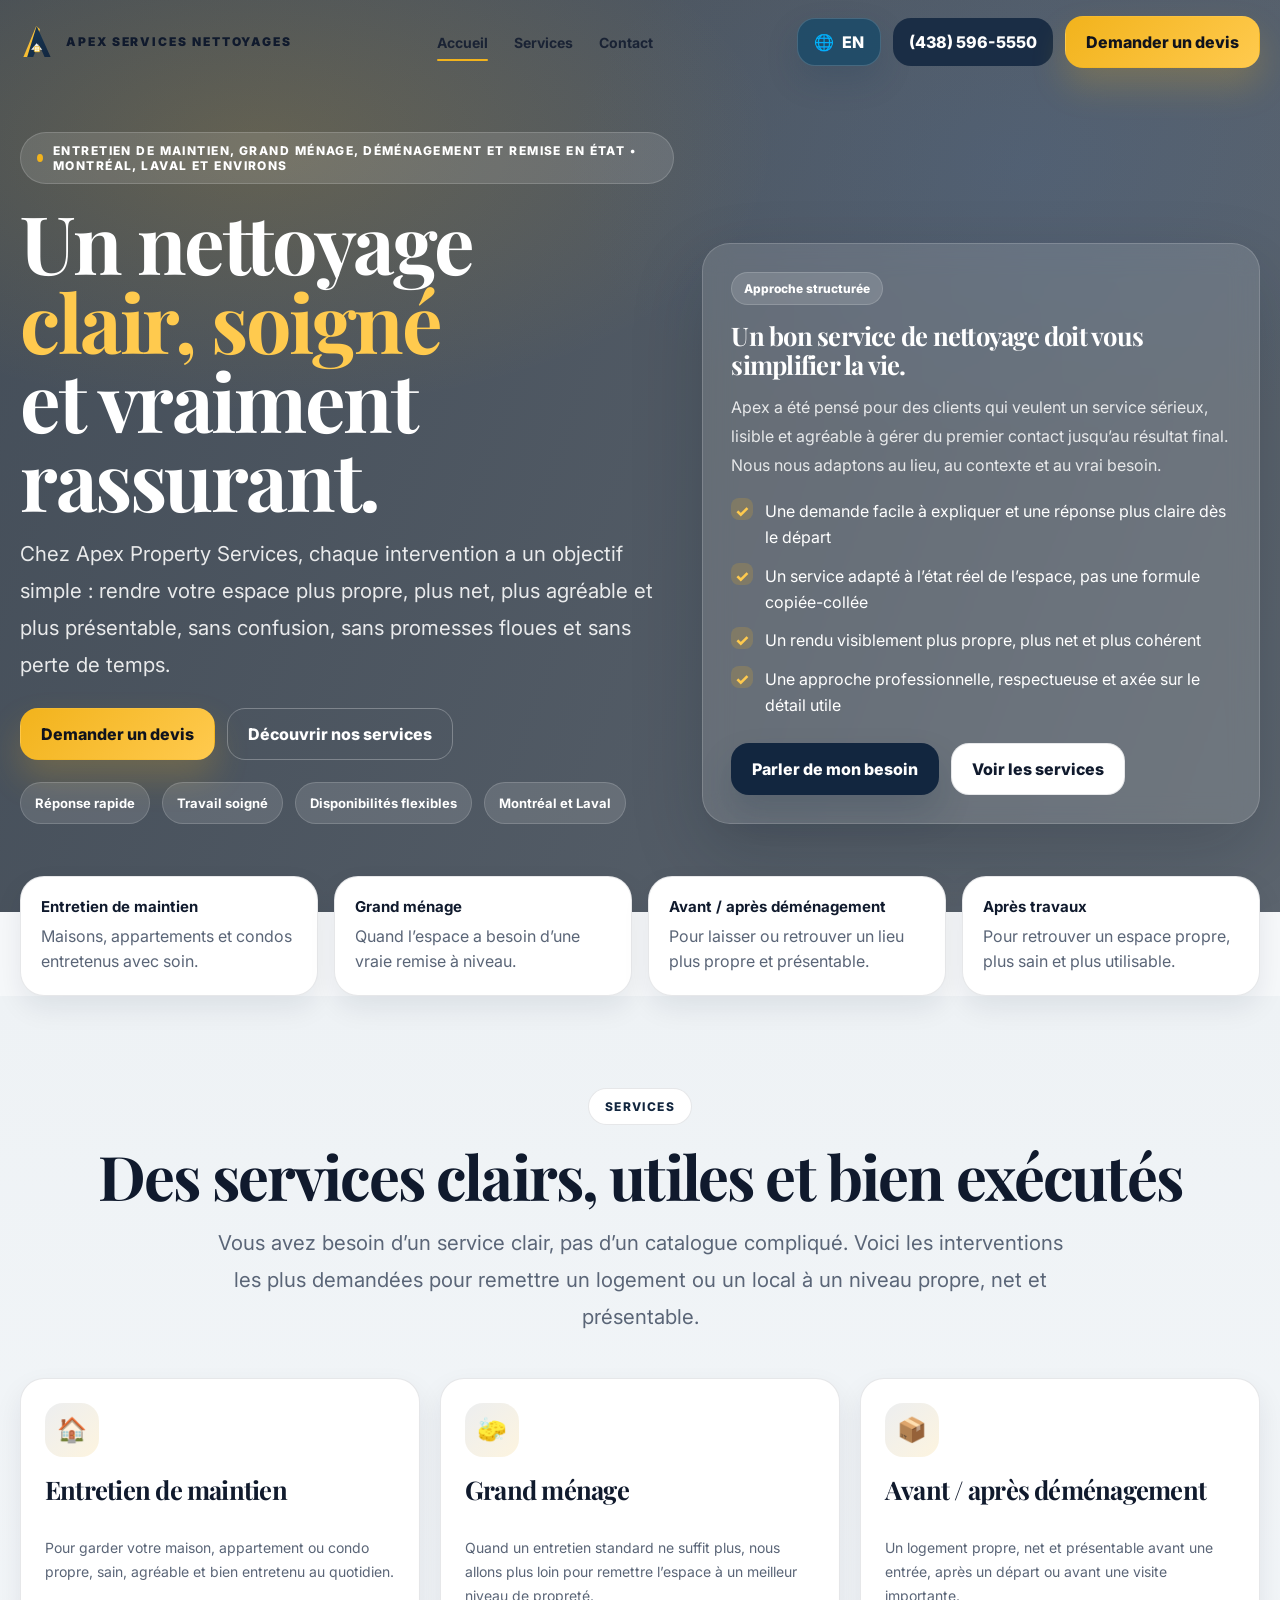
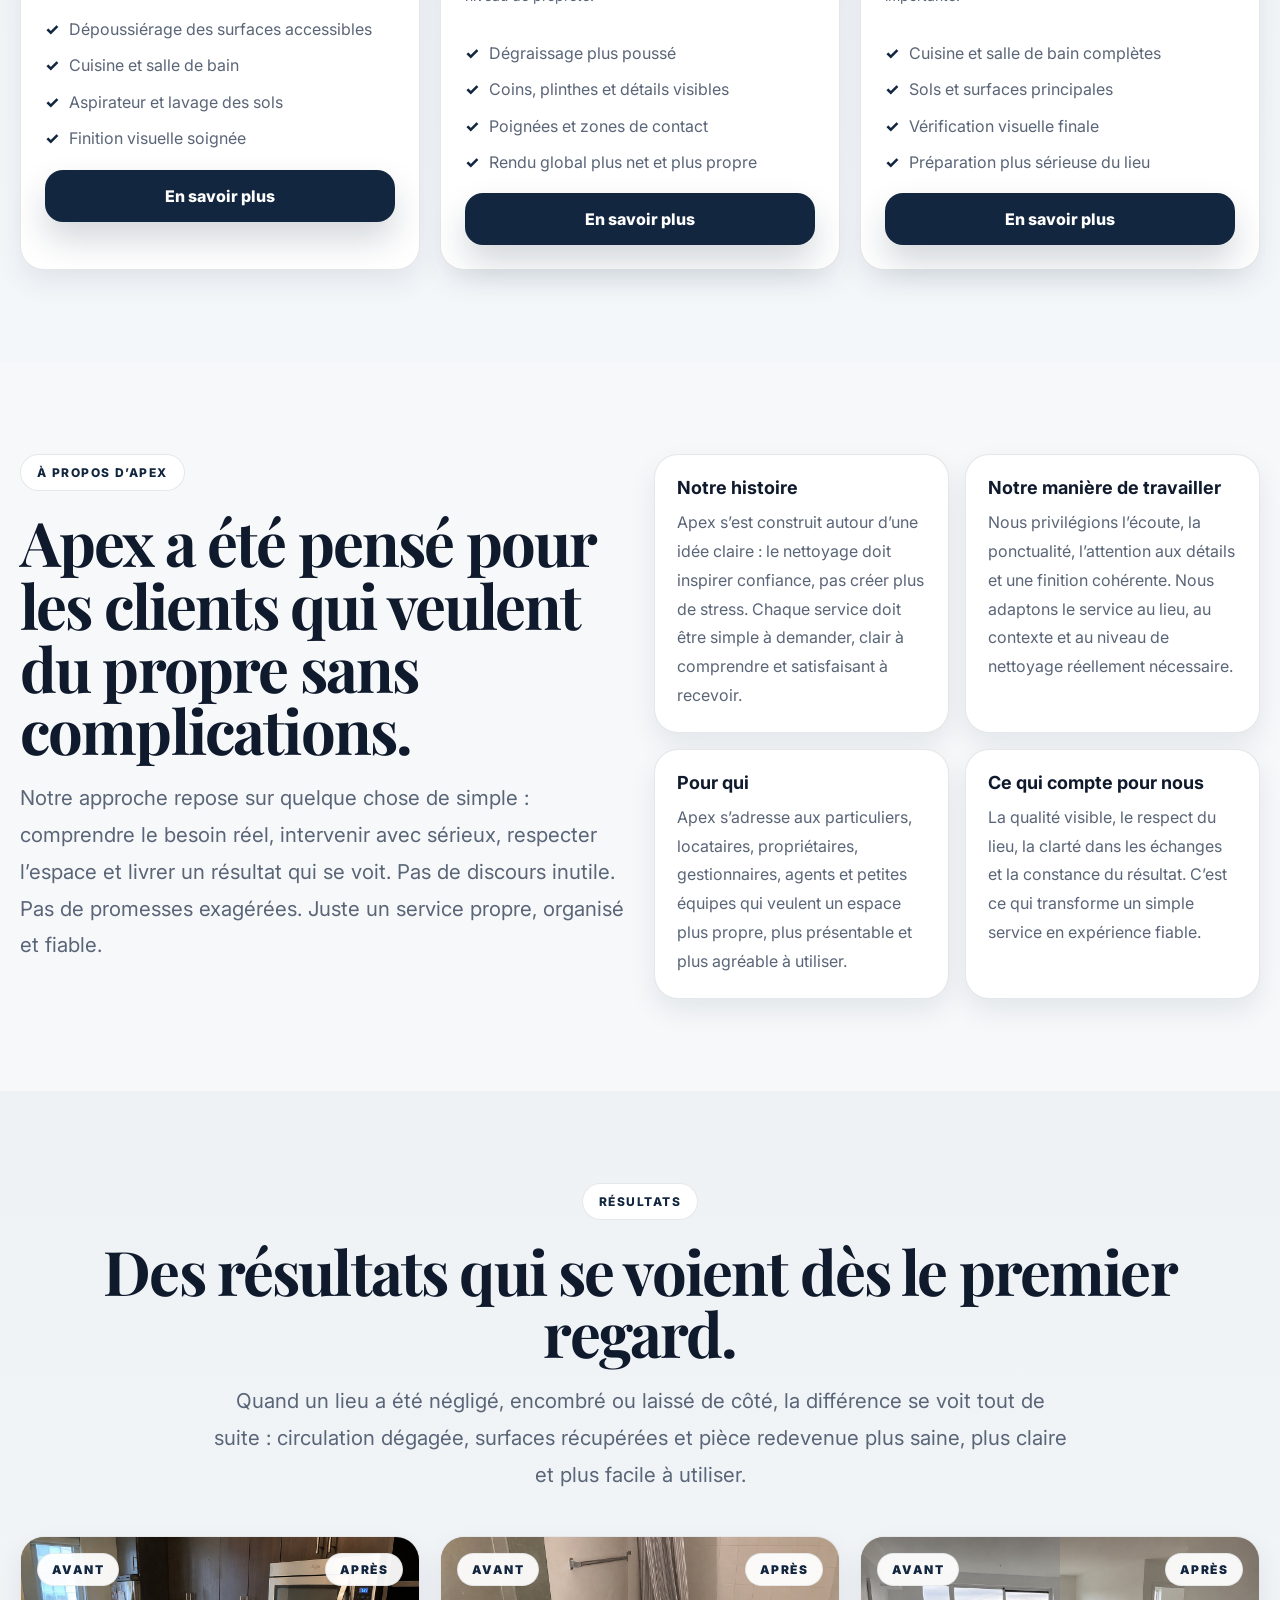
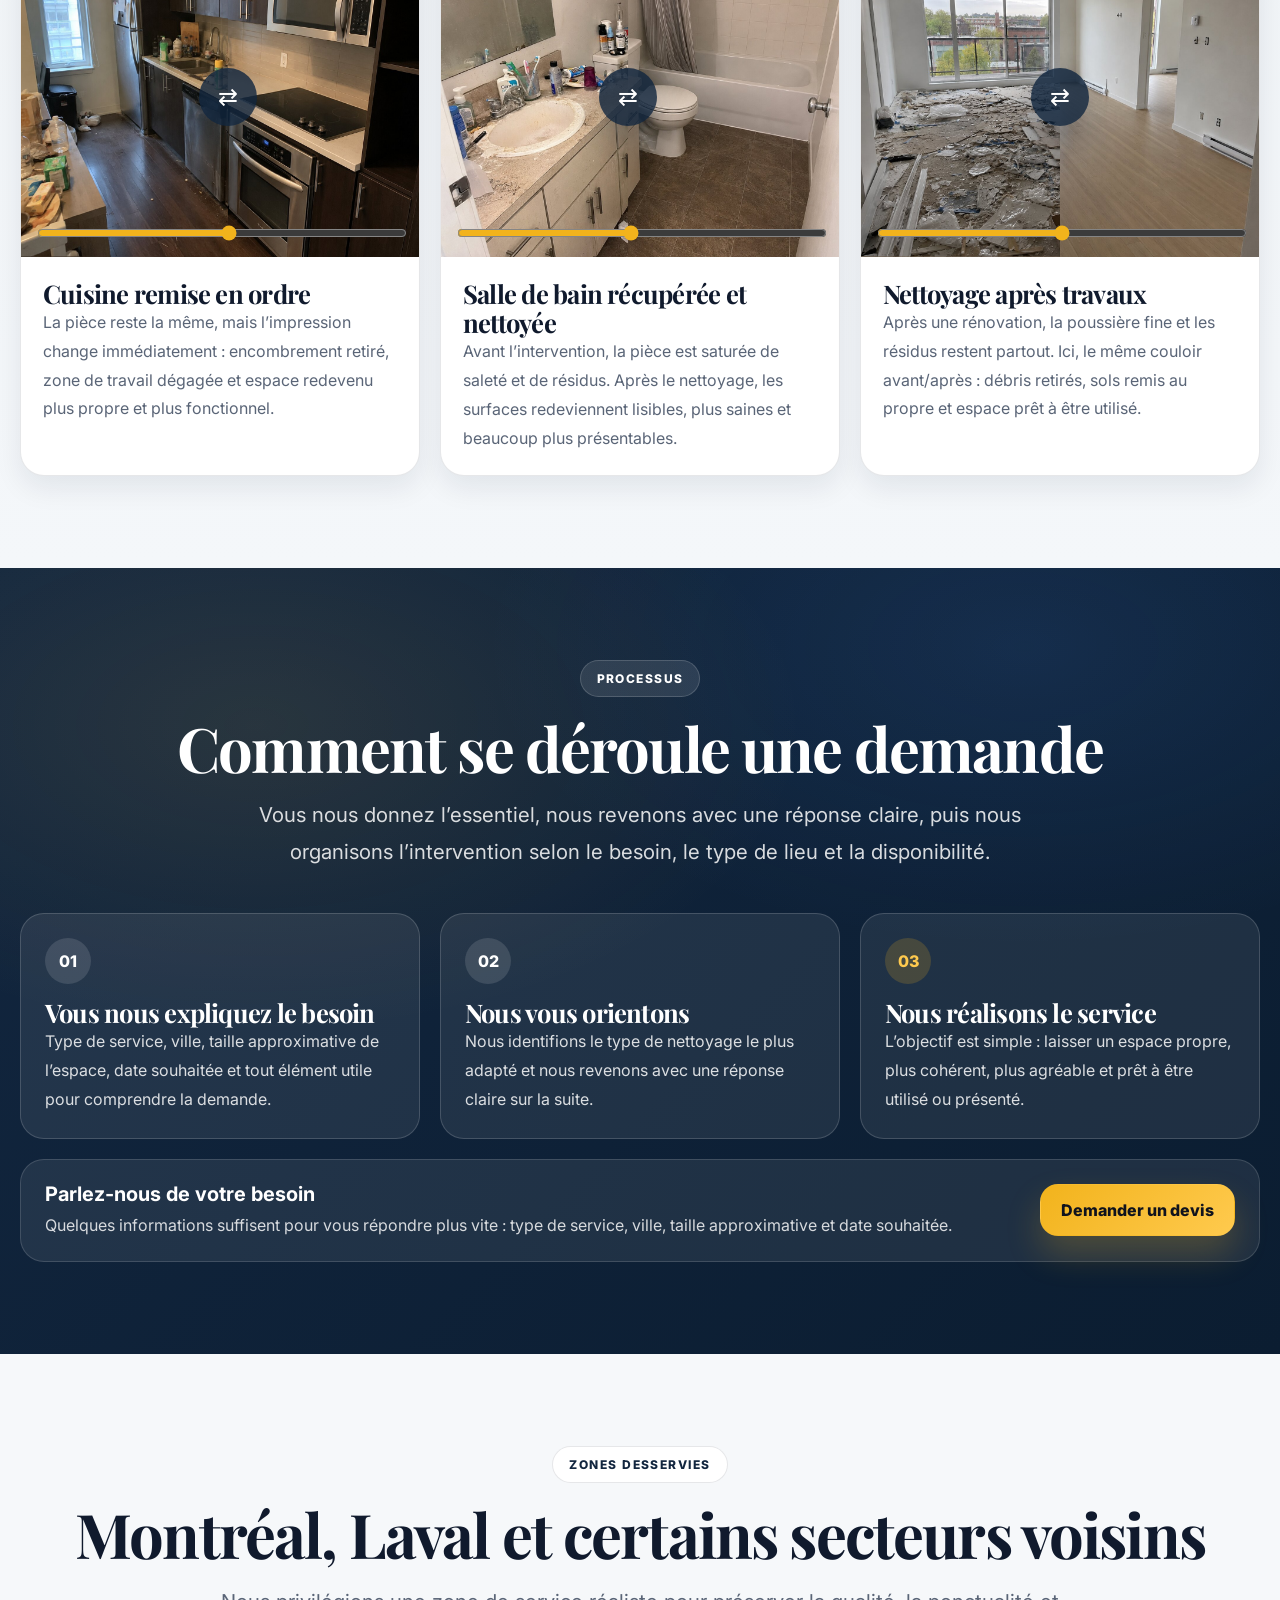
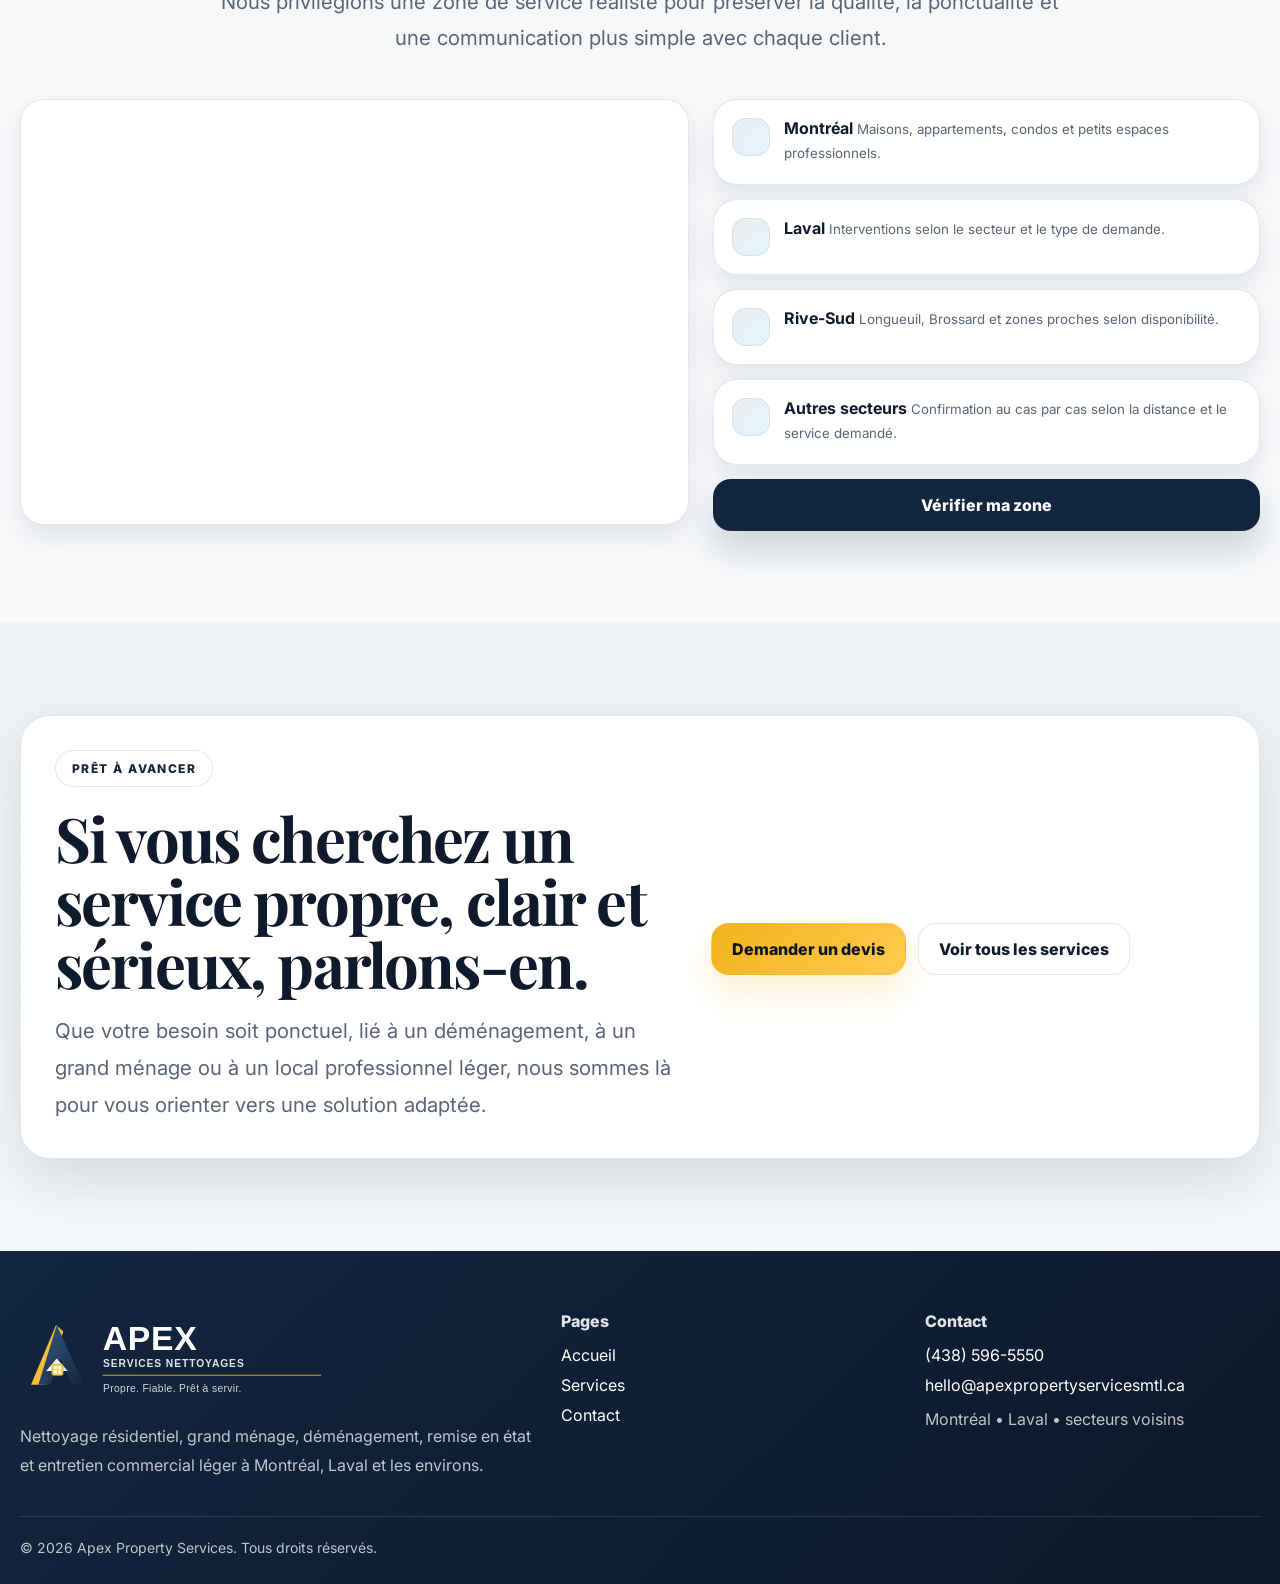
<file: index.html>
<!DOCTYPE html>
<html lang="fr">
<head>
  <meta charset="UTF-8">
  <meta name="viewport" content="width=device-width, initial-scale=1.0">
  <title>Apex Services Nettoyages | Nettoyage professionnel à Montréal</title>
  <meta name="description" content="Nettoyage résidentiel, grand ménage, déménagement et remise en état à Montréal, Laval et les environs.">
  <link rel="preconnect" href="https://fonts.googleapis.com">
  <link rel="preconnect" href="https://fonts.gstatic.com" crossorigin>
  <link href="https://fonts.googleapis.com/css2?family=Inter:wght@400;500;600;700;800&family=Playfair+Display:wght@600;700;800&display=swap" rel="stylesheet">
  <link rel="stylesheet" href="assets/css/style.css">
  <link rel="icon" type="image/svg+xml" href="assets/images/branding/favicon.svg">
  <link rel="icon" type="image/x-icon" href="assets/images/branding/favicon.ico">
  <link rel="icon" type="image/png" sizes="32x32" href="assets/images/branding/favicon-32.png">
  <link rel="icon" type="image/png" sizes="16x16" href="assets/images/branding/favicon-16.png">
  <link rel="apple-touch-icon" sizes="180x180" href="assets/images/branding/apple-touch-icon.png">
</head>
  <!-- Google tag (gtag.js) -->
<script async src="https://www.googletagmanager.com/gtag/js?id=G-Y4L0E1NYHR"></script>
<script>
  window.dataLayer = window.dataLayer || [];
  function gtag(){dataLayer.push(arguments);}
  gtag('js', new Date());
 
  gtag('config', 'G-Y4L0E1NYHR');
</script>
<body>
  <div class="aps-site">
    <header class="aps-header" id="apsHeader">
      <div class="aps-container aps-header__inner">
        <a class="aps-brand" href="index.html" aria-label="Apex Property Services">
          <img class="aps-brand__mark" src="assets/images/branding/logo-mark.svg" alt="">
          <span class="aps-brand__text">APEX SERVICES NETTOYAGES</span>
        </a>

        <nav class="aps-nav" aria-label="Primary navigation">
          <a class="active" href="index.html">Accueil</a>
          <a class="" href="services.html">Services</a>
          <a class="" href="contact.html">Contact</a>
        </nav>

        <div class="aps-header__actions">
          <a class="aps-lang" href="index-en.html" aria-label="Switch to English">
            <span class="aps-lang__icon">🌐</span>
            <span class="aps-lang__text">EN</span>
          </a>
          <a class="aps-phone" href="tel:+14385965550">(438) 596-5550</a>
          <a class="aps-btn aps-btn--gold" href="contact.html#quote">Demander un devis</a>
          <button class="aps-burger" id="apsBurger" aria-label="Open menu" aria-expanded="false" type="button">
            <span></span>
          </button>
        </div>
      </div>

      <div class="aps-container">
        <div class="aps-mobile" id="apsMobile">
          <a class="aps-lang" href="index-en.html" aria-label="Switch to English">
            <span class="aps-lang__icon">🌐</span>
            <span class="aps-lang__text">EN</span>
          </a>
          <a href="index.html">Accueil</a>
          <a href="services.html">Services</a>
          <a href="contact.html">Contact</a>
          <a class="aps-mobile__cta" href="contact.html#quote">Demander un devis</a>
        </div>
      </div>
    </header>

    
<main>
  <section class="aps-hero">
    <div class="aps-container aps-hero__content">
      <div class="aps-hero__grid">
        <div class="aps-hero__copy">
          <div class="aps-kicker">
            <span class="aps-kicker__dot"></span>
            entretien de maintien, grand ménage, déménagement et remise en état • Montréal, Laval et environs
          </div>

          <h1 class="aps-h1">Un nettoyage<br><span>clair, soigné</span><br>et vraiment rassurant.</h1>

          <p class="aps-lead aps-lead--hero">
            Chez Apex Property Services, chaque intervention a un objectif simple : rendre votre espace plus propre,
            plus net, plus agréable et plus présentable, sans confusion, sans promesses floues et sans perte de temps.
          </p>

          <div class="aps-hero__cta">
            <a class="aps-btn aps-btn--gold" href="contact.html#quote">Demander un devis</a>
            <a class="aps-btn aps-btn--ghost" href="services.html">Découvrir nos services</a>
          </div>

          <div class="aps-trustRow">
            <span class="aps-pill">Réponse rapide</span>
            <span class="aps-pill">Travail soigné</span>
            <span class="aps-pill">Disponibilités flexibles</span>
            <span class="aps-pill">Montréal et Laval</span>
          </div>
        </div>

        <aside class="aps-heroCard">
          <div class="aps-heroCard__badge">Approche structurée</div>
          <h2 class="aps-h3 aps-h3--light" style="margin-top:16px">Un bon service de nettoyage doit vous simplifier la vie.</h2>
          <p class="aps-heroCard__text">
            Apex a été pensé pour des clients qui veulent un service sérieux, lisible et agréable à gérer du premier
            contact jusqu’au résultat final. Nous nous adaptons au lieu, au contexte et au vrai besoin.
          </p>
          <ul class="aps-featureList">
            <li><span>✓</span><span>Une demande facile à expliquer et une réponse plus claire dès le départ</span></li>
            <li><span>✓</span><span>Un service adapté à l’état réel de l’espace, pas une formule copiée-collée</span></li>
            <li><span>✓</span><span>Un rendu visiblement plus propre, plus net et plus cohérent</span></li>
            <li><span>✓</span><span>Une approche professionnelle, respectueuse et axée sur le détail utile</span></li>
          </ul>

          <div class="aps-heroCard__actions">
            <a class="aps-btn aps-btn--navy" href="contact.html#quote">Parler de mon besoin</a>
            <a class="aps-btn aps-btn--soft" href="services.html">Voir les services</a>
          </div>
        </aside>
      </div>
    </div>
  </section>

  <section class="aps-band">
    <div class="aps-container aps-band__grid">
      <div class="aps-bandCard">
        <strong>Entretien de maintien</strong>
        <span>Maisons, appartements et condos entretenus avec soin.</span>
      </div>
      <div class="aps-bandCard">
        <strong>Grand ménage</strong>
        <span>Quand l’espace a besoin d’une vraie remise à niveau.</span>
      </div>
      <div class="aps-bandCard">
        <strong>Avant / après déménagement</strong>
        <span>Pour laisser ou retrouver un lieu plus propre et présentable.</span>
      </div>
      <div class="aps-bandCard">
        <strong>Après travaux</strong>
        <span>Pour retrouver un espace propre, plus sain et plus utilisable.</span>
      </div>
    </div>
  </section>

  <section class="aps-section aps-section--soft">
    <div class="aps-container">
      <div class="aps-head">
        <span class="aps-eyebrow">Services</span>
        <h2 class="aps-h2">Des services clairs, utiles et bien exécutés</h2>
        <p class="aps-lead">
          Vous avez besoin d’un service clair, pas d’un catalogue compliqué. Voici les interventions les plus demandées
          pour remettre un logement ou un local à un niveau propre, net et présentable.
        </p>
      </div>

      <div class="aps-grid aps-grid--3">
        <article class="aps-serviceCard">
          <div class="aps-serviceCard__icon">🏠</div>
          <h3 class="aps-h3">Entretien de maintien</h3>
          <p class="aps-note">Pour garder votre maison, appartement ou condo propre, sain, agréable et bien entretenu au quotidien.</p>
          <ul>
            <li>Dépoussiérage des surfaces accessibles</li>
            <li>Cuisine et salle de bain</li>
            <li>Aspirateur et lavage des sols</li>
            <li>Finition visuelle soignée</li>
          </ul>
          <a class="aps-btn aps-btn--navy aps-btn--full" href="services.html#residentiel">En savoir plus</a>
        </article>

        <article class="aps-serviceCard">
          <div class="aps-serviceCard__icon">🧽</div>
          <h3 class="aps-h3">Grand ménage</h3>
          <p class="aps-note">Quand un entretien standard ne suffit plus, nous allons plus loin pour remettre l’espace à un meilleur niveau de propreté.</p>
          <ul>
            <li>Dégraissage plus poussé</li>
            <li>Coins, plinthes et détails visibles</li>
            <li>Poignées et zones de contact</li>
            <li>Rendu global plus net et plus propre</li>
          </ul>
          <a class="aps-btn aps-btn--navy aps-btn--full" href="services.html#grand-menage">En savoir plus</a>
        </article>

        <article class="aps-serviceCard">
          <div class="aps-serviceCard__icon">📦</div>
          <h3 class="aps-h3">Avant / après déménagement</h3>
          <p class="aps-note">Un logement propre, net et présentable avant une entrée, après un départ ou avant une visite importante.</p>
          <ul>
            <li>Cuisine et salle de bain complètes</li>
            <li>Sols et surfaces principales</li>
            <li>Vérification visuelle finale</li>
            <li>Préparation plus sérieuse du lieu</li>
          </ul>
          <a class="aps-btn aps-btn--navy aps-btn--full" href="services.html#demenagement">En savoir plus</a>
        </article>
      </div>
    </div>
  </section>

  <section class="aps-section">
    <div class="aps-container">
      <div class="aps-split">
        <div>
          <span class="aps-eyebrow">À propos d’Apex</span>
          <h2 class="aps-h2">Apex a été pensé pour les clients qui veulent du propre sans complications.</h2>
          <p class="aps-lead aps-lead--left">
            Notre approche repose sur quelque chose de simple : comprendre le besoin réel, intervenir avec sérieux,
            respecter l’espace et livrer un résultat qui se voit. Pas de discours inutile. Pas de promesses exagérées.
            Juste un service propre, organisé et fiable.
          </p>
        </div>
        <div class="aps-grid aps-grid--2 aps-grid--compact">
          <div class="aps-valueCard">
            <strong>Notre histoire</strong>
            <p>Apex s’est construit autour d’une idée claire : le nettoyage doit inspirer confiance, pas créer plus de stress. Chaque service doit être simple à demander, clair à comprendre et satisfaisant à recevoir.</p>
          </div>
          <div class="aps-valueCard">
            <strong>Notre manière de travailler</strong>
            <p>Nous privilégions l’écoute, la ponctualité, l’attention aux détails et une finition cohérente. Nous adaptons le service au lieu, au contexte et au niveau de nettoyage réellement nécessaire.</p>
          </div>
          <div class="aps-valueCard">
            <strong>Pour qui</strong>
            <p>Apex s’adresse aux particuliers, locataires, propriétaires, gestionnaires, agents et petites équipes qui veulent un espace plus propre, plus présentable et plus agréable à utiliser.</p>
          </div>
          <div class="aps-valueCard">
            <strong>Ce qui compte pour nous</strong>
            <p>La qualité visible, le respect du lieu, la clarté dans les échanges et la constance du résultat. C’est ce qui transforme un simple service en expérience fiable.</p>
          </div>
        </div>
      </div>
    </div>
  </section>

  <section class="aps-section aps-section--soft">
    <div class="aps-container">
      <div class="aps-head">
        <span class="aps-eyebrow">Résultats</span>
        <h2 class="aps-h2">Des résultats qui se voient dès le premier regard.</h2>
        <p class="aps-lead">
          Quand un lieu a été négligé, encombré ou laissé de côté, la différence se voit tout de suite : circulation dégagée,
          surfaces récupérées et pièce redevenue plus saine, plus claire et plus facile à utiliser.
        </p>
      </div>

      <div class="aps-grid aps-grid--3">
        <article class="aps-proofCard">
          <div class="aps-compare" data-compare>
            <img class="aps-compare__img aps-compare__after" src="assets/images/results/room-after.jpg" alt="Cuisine remise en ordre après nettoyage">
            <img class="aps-compare__img aps-compare__before" src="assets/images/results/room-before.jpg" alt="Cuisine encombrée avant nettoyage">
            <div class="aps-compare__labels"><span>Avant</span><span>Après</span></div>
            <div class="aps-compare__handle">⇄</div>
            <input class="aps-compare__range" type="range" min="0" max="100" value="52" aria-label="Comparer avant et après">
          </div>
          <div class="aps-proofCard__body">
            <h3 class="aps-h3">Cuisine remise en ordre</h3>
            <p>La pièce reste la même, mais l’impression change immédiatement : encombrement retiré, zone de travail dégagée et espace redevenu plus propre et plus fonctionnel.</p>
          </div>
        </article>

        <article class="aps-proofCard">
          <div class="aps-compare" data-compare>
            <img class="aps-compare__img aps-compare__after" src="assets/images/results/bathroom-after.jpg" alt="Salle de bain assainie après nettoyage">
            <img class="aps-compare__img aps-compare__before" src="assets/images/results/bathroom-before.jpg" alt="Salle de bain fortement dégradée avant nettoyage">
            <div class="aps-compare__labels"><span>Avant</span><span>Après</span></div>
            <div class="aps-compare__handle">⇄</div>
            <input class="aps-compare__range" type="range" min="0" max="100" value="47" aria-label="Comparer avant et après">
          </div>
          <div class="aps-proofCard__body">
            <h3 class="aps-h3">Salle de bain récupérée et nettoyée</h3>
            <p>Avant l’intervention, la pièce est saturée de saleté et de résidus. Après le nettoyage, les surfaces redeviennent lisibles, plus saines et beaucoup plus présentables.</p>
          </div>
        </article>

        <article class="aps-proofCard">
          <div class="aps-compare" data-compare>
            <img class="aps-compare__img aps-compare__after" src="assets/images/results/renovation-after.jpg" alt="Couloir après nettoyage après travaux">
            <img class="aps-compare__img aps-compare__before" src="assets/images/results/renovation-before.jpg" alt="Couloir avant nettoyage après travaux">
            <div class="aps-compare__labels"><span>Avant</span><span>Après</span></div>
            <div class="aps-compare__handle">⇄</div>
            <input class="aps-compare__range" type="range" min="0" max="100" value="50" aria-label="Comparer avant et après">
          </div>
          <div class="aps-proofCard__body">
            <h3 class="aps-h3">Nettoyage après travaux</h3>
            <p>Après une rénovation, la poussière fine et les résidus restent partout. Ici, le même couloir avant/après : débris retirés, sols remis au propre et espace prêt à être utilisé.</p>
          </div>
        </article>
      </div>
    </div>
  </section>

  <section class="aps-section aps-section--dark">
    <div class="aps-container">
      <div class="aps-head aps-head--light">
        <span class="aps-eyebrow aps-eyebrow--light">Processus</span>
        <h2 class="aps-h2" style="color:#fff">Comment se déroule une demande</h2>
        <p class="aps-lead" style="color:rgba(255,255,255,.84)">
          Vous nous donnez l’essentiel, nous revenons avec une réponse claire, puis nous organisons l’intervention
          selon le besoin, le type de lieu et la disponibilité.
        </p>
      </div>

      <div class="aps-grid aps-grid--3">
        <article class="aps-stepCard">
          <span class="aps-stepCard__n">01</span>
          <h3 class="aps-h3 aps-h3--light">Vous nous expliquez le besoin</h3>
          <p>Type de service, ville, taille approximative de l’espace, date souhaitée et tout élément utile pour comprendre la demande.</p>
        </article>
        <article class="aps-stepCard">
          <span class="aps-stepCard__n">02</span>
          <h3 class="aps-h3 aps-h3--light">Nous vous orientons</h3>
          <p>Nous identifions le type de nettoyage le plus adapté et nous revenons avec une réponse claire sur la suite.</p>
        </article>
        <article class="aps-stepCard">
          <span class="aps-stepCard__n aps-stepCard__n--gold">03</span>
          <h3 class="aps-h3 aps-h3--light">Nous réalisons le service</h3>
          <p>L’objectif est simple : laisser un espace propre, plus cohérent, plus agréable et prêt à être utilisé ou présenté.</p>
        </article>
      </div>

      <div class="aps-ctaBar">
        <div>
          <strong>Parlez-nous de votre besoin</strong>
          <span>Quelques informations suffisent pour vous répondre plus vite : type de service, ville, taille approximative et date souhaitée.</span>
        </div>
        <a class="aps-btn aps-btn--gold" href="contact.html#quote">Demander un devis</a>
      </div>
    </div>
  </section>

  <section class="aps-section">
    <div class="aps-container">
      <div class="aps-head">
        <span class="aps-eyebrow">Zones desservies</span>
        <h2 class="aps-h2">Montréal, Laval et certains secteurs voisins</h2>
        <p class="aps-lead">Nous privilégions une zone de service réaliste pour préserver la qualité, la ponctualité et une communication plus simple avec chaque client.</p>
      </div>

      <div class="aps-areas">
        <div class="aps-mapCard">
          <iframe title="Carte Montréal" src="https://www.google.com/maps?q=Montreal&output=embed" loading="lazy"></iframe>
        </div>
        <div class="aps-areaList">
          <div class="aps-areaItem">
            <span></span>
            <div>
              <strong>Montréal</strong>
              <small>Maisons, appartements, condos et petits espaces professionnels.</small>
            </div>
          </div>
          <div class="aps-areaItem">
            <span></span>
            <div>
              <strong>Laval</strong>
              <small>Interventions selon le secteur et le type de demande.</small>
            </div>
          </div>
          <div class="aps-areaItem">
            <span></span>
            <div>
              <strong>Rive-Sud</strong>
              <small>Longueuil, Brossard et zones proches selon disponibilité.</small>
            </div>
          </div>
          <div class="aps-areaItem">
            <span></span>
            <div>
              <strong>Autres secteurs</strong>
              <small>Confirmation au cas par cas selon la distance et le service demandé.</small>
            </div>
          </div>
          <a class="aps-btn aps-btn--navy aps-btn--full" href="contact.html#quote">Vérifier ma zone</a>
        </div>
      </div>
    </div>
  </section>

  <section class="aps-section aps-section--soft">
    <div class="aps-container">
      <div class="aps-finalCta">
        <div>
          <span class="aps-eyebrow">Prêt à avancer</span>
          <h2 class="aps-h2">Si vous cherchez un service propre, clair et sérieux, parlons-en.</h2>
          <p class="aps-lead aps-lead--left">Que votre besoin soit ponctuel, lié à un déménagement, à un grand ménage ou à un local professionnel léger, nous sommes là pour vous orienter vers une solution adaptée.</p>
        </div>
        <div class="aps-finalCta__actions">
          <a class="aps-btn aps-btn--gold" href="contact.html#quote">Demander un devis</a>
          <a class="aps-btn aps-btn--soft" href="services.html">Voir tous les services</a>
        </div>
      </div>
    </div>
  </section>
</main>


    <footer class="aps-footer">
      <div class="aps-container aps-footer__grid">
        <div>
          <div class="aps-footer__brand"><img src="assets/images/branding/logo-horizontal-light.svg" alt="Apex Property Services"></div>
          <p>Nettoyage résidentiel, grand ménage, déménagement, remise en état et entretien commercial léger à Montréal, Laval et les environs.</p>
        </div>
        <div>
          <div class="aps-footer__title">Pages</div>
          <a href="index.html">Accueil</a>
          <a href="services.html">Services</a>
          <a href="contact.html">Contact</a>
        </div>
        <div>
          <div class="aps-footer__title">Contact</div>
          <a href="tel:+14385965550">(438) 596-5550</a>
          <a href="mailto:hello@apexpropertyservicesmtl.ca">hello@apexpropertyservicesmtl.ca</a>
          <span>Montréal • Laval • secteurs voisins</span>
        </div>
      </div>
      <div class="aps-container aps-footer__bottom">
        <span>© <span data-year></span> Apex Property Services. Tous droits réservés.</span>
      </div>
    </footer>
  </div>
  <script src="assets/js/main.js"></script>
</body>
</html>
</file>
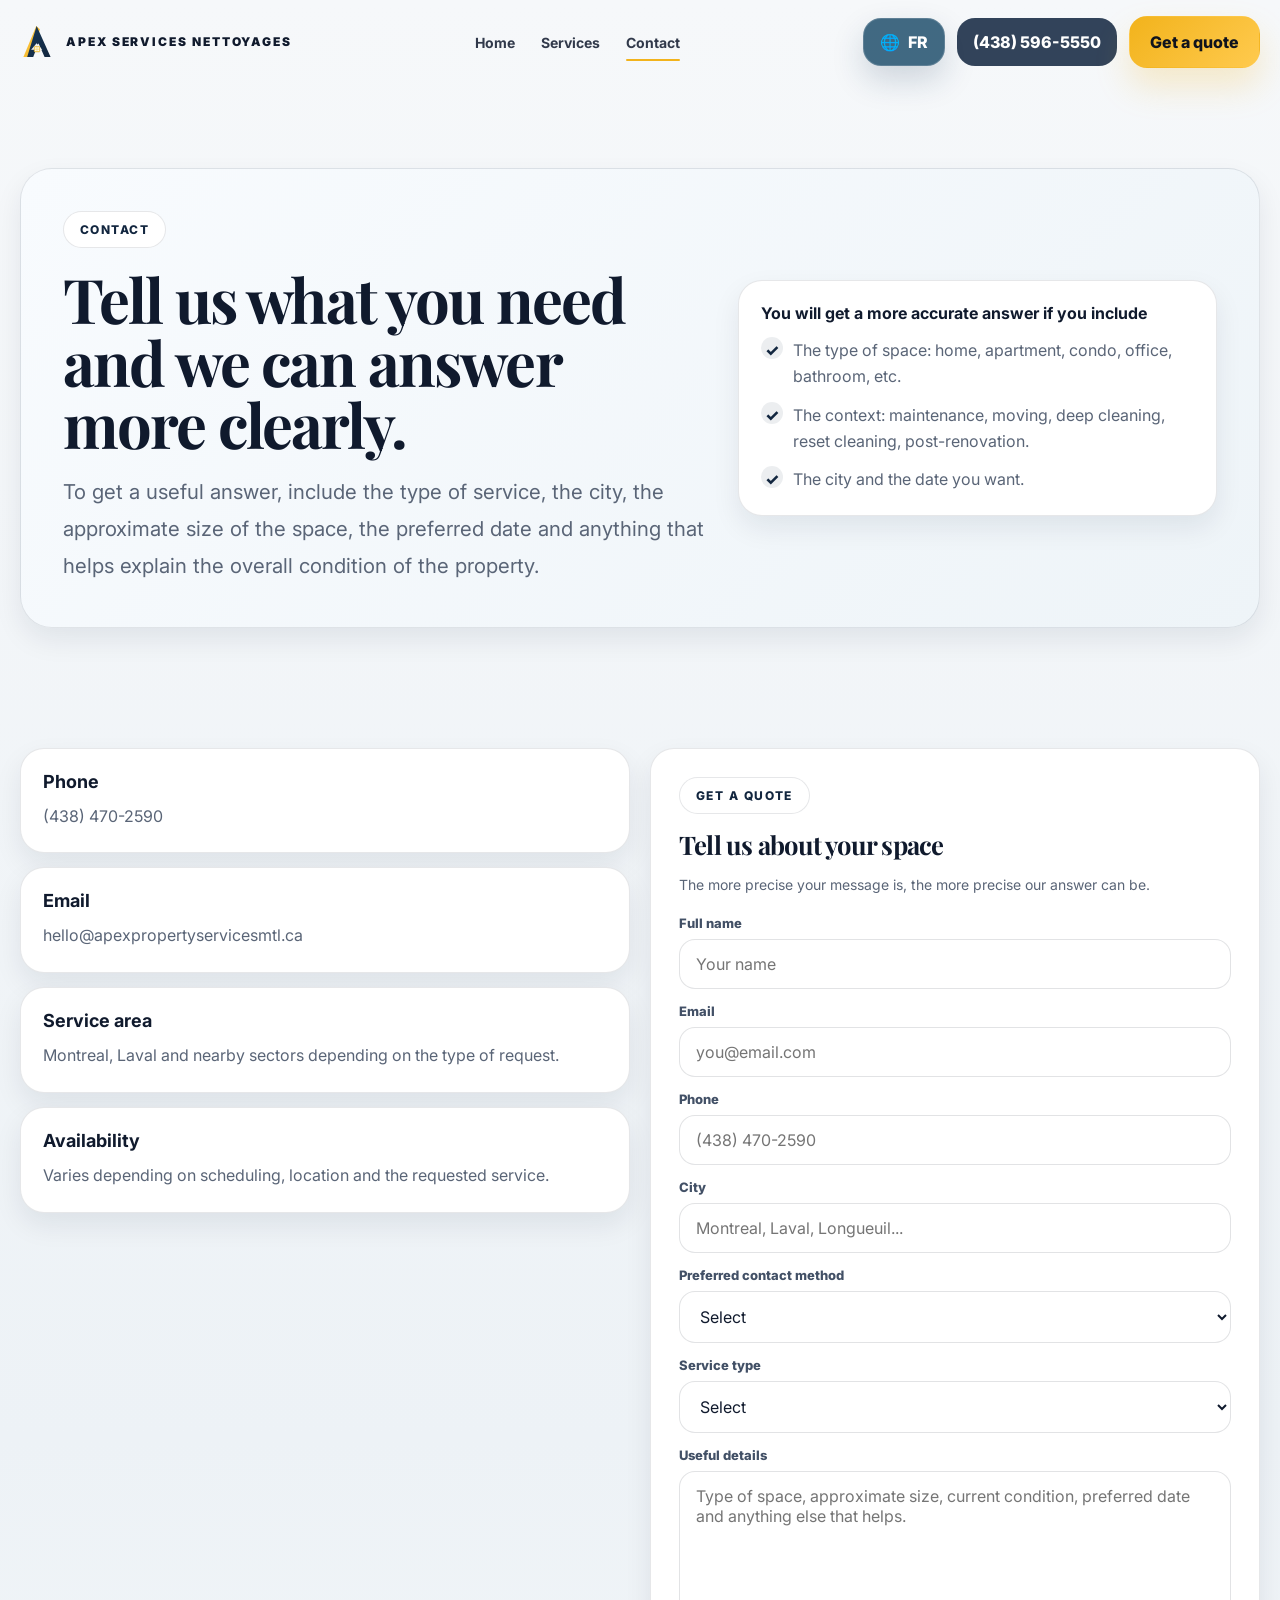
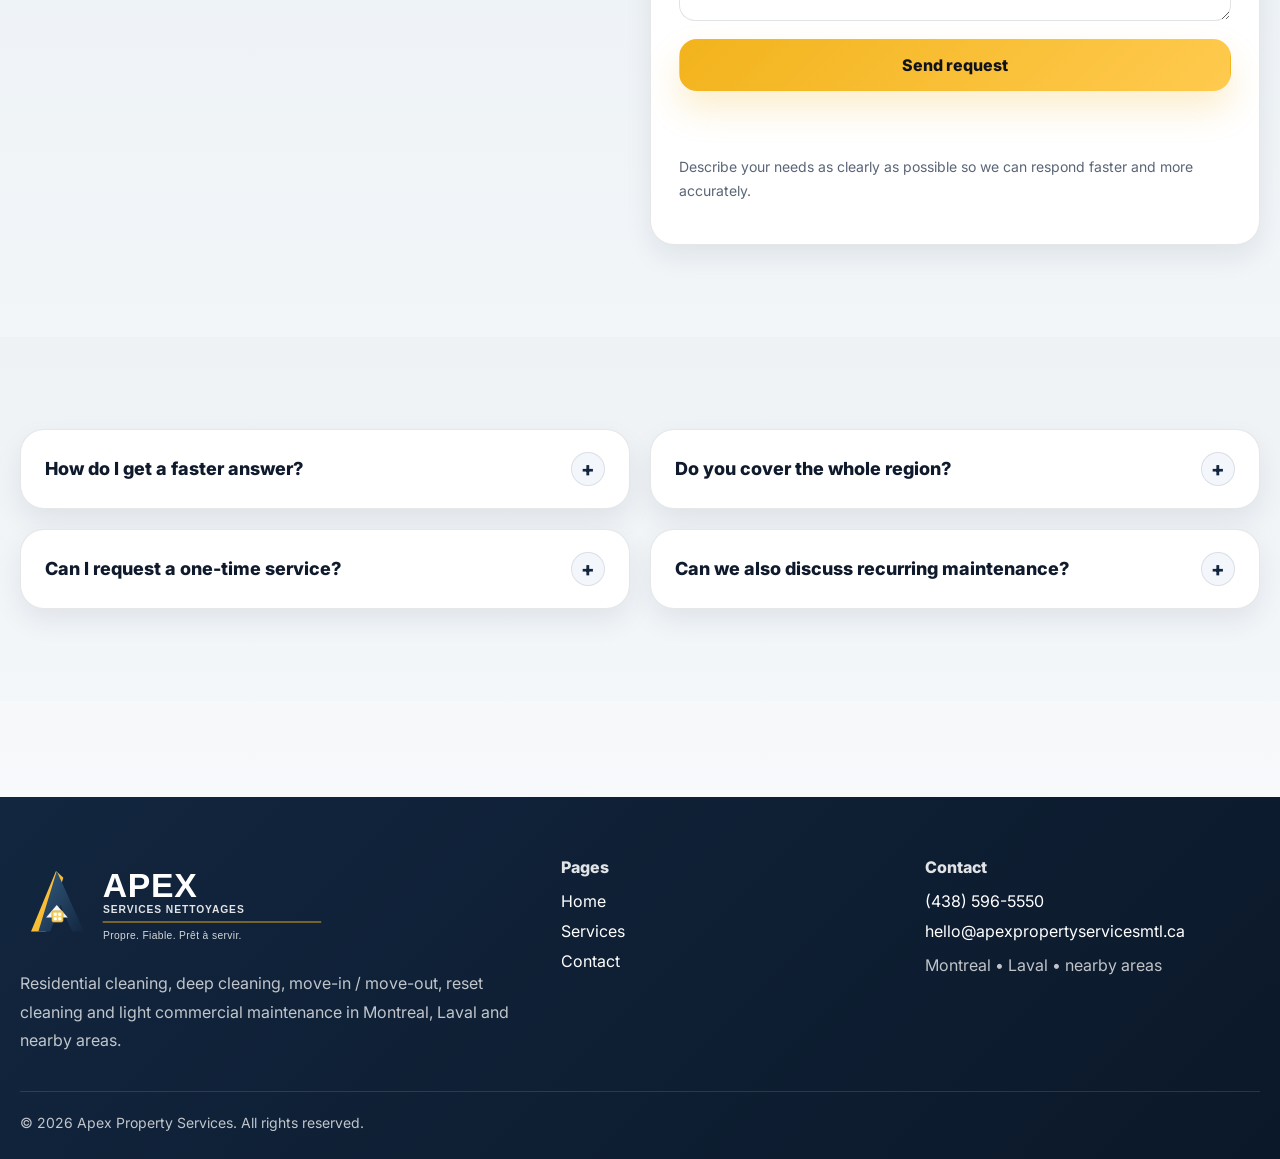
<file: contact-en.html>
<!DOCTYPE html>
<html lang="en">
<head>
  <meta charset="UTF-8">
  <meta name="viewport" content="width=device-width, initial-scale=1.0">
  <title>Apex Services Netoyages | Contact and quote</title>
  <meta name="description" content="Contact Apex Property Services to request a cleaning quote in Montreal, Laval and nearby areas.">
  <link rel="preconnect" href="https://fonts.googleapis.com"> 
  <link rel="preconnect" href="https://fonts.gstatic.com" crossorigin>
  <link href="https://fonts.googleapis.com/css2?family=Inter:wght@400;500;600;700;800&family=Playfair+Display:wght@600;700;800&display=swap" rel="stylesheet">
  <link rel="stylesheet" href="assets/css/style.css">
  <link rel="icon" type="image/svg+xml" href="assets/images/branding/favicon.svg">
  <link rel="icon" type="image/x-icon" href="assets/images/branding/favicon.ico">
  <link rel="icon" type="image/png" sizes="32x32" href="assets/images/branding/favicon-32.png">
  <link rel="icon" type="image/png" sizes="16x16" href="assets/images/branding/favicon-16.png">
  <link rel="apple-touch-icon" sizes="180x180" href="assets/images/branding/apple-touch-icon.png">
</head>
  <!-- Google tag (gtag.js) -->
<script async src="https://www.googletagmanager.com/gtag/js?id=G-Y4L0E1NYHR"></script>
<script>
  window.dataLayer = window.dataLayer || [];
  function gtag(){dataLayer.push(arguments);}
  gtag('js', new Date());

  gtag('config', 'G-Y4L0E1NYHR');
</script>
<body>
  <div class="aps-site">
    <header class="aps-header" id="apsHeader">
      <div class="aps-container aps-header__inner">
        <a class="aps-brand" href="index-en.html" aria-label="Apex Property Services">
          <img class="aps-brand__mark" src="assets/images/branding/logo-mark.svg" alt="">
          <span class="aps-brand__text">APEX SERVICES NETTOYAGES</span>
        </a>

        <nav class="aps-nav" aria-label="Primary navigation">
          <a class="" href="index-en.html">Home</a>
          <a class="" href="services-en.html">Services</a>
          <a class="active" href="contact-en.html">Contact</a>
        </nav>

        <div class="aps-header__actions">
          <a class="aps-lang" href="contact.html" aria-label="Passer en français">
            <span class="aps-lang__icon">🌐</span>
            <span class="aps-lang__text">FR</span>
          </a>
          <a class="aps-phone" href="tel:+14385965550">(438) 596-5550</a>
          <a class="aps-btn aps-btn--gold" href="contact-en.html#quote">Get a quote</a>
          <button class="aps-burger" id="apsBurger" aria-label="Open menu" aria-expanded="false" type="button">
            <span></span>
          </button>
        </div>
      </div>

      <div class="aps-container">
        <div class="aps-mobile" id="apsMobile">
          <a class="aps-lang" href="contact.html" aria-label="Passer en français">
            <span class="aps-lang__icon">🌐</span>
            <span class="aps-lang__text">FR</span>
          </a>
          <a href="index-en.html">Home</a>
          <a href="services-en.html">Services</a>
          <a href="contact-en.html">Contact</a>
          <a class="aps-mobile__cta" href="contact-en.html#quote">Get a quote</a>
        </div>
      </div>
    </header>

    
<main class="aps-page">
  <section class="aps-pageHero">
    <div class="aps-container">
      <div class="aps-pageHero__card">
        <div class="aps-pageHero__grid">
          <div>
            <span class="aps-eyebrow">Contact</span>
            <h1 class="aps-h2">Tell us what you need and we can answer more clearly.</h1>
            <p class="aps-lead aps-lead--left">
              To get a useful answer, include the type of service, the city, the approximate size of the space,
              the preferred date and anything that helps explain the overall condition of the property.
            </p>
          </div>
          <aside class="aps-pageHero__aside">
            <strong>You will get a more accurate answer if you include</strong>
            <ul class="aps-pageHero__list">
              <li><span>✓</span><div>The type of space: home, apartment, condo, office, bathroom, etc.</div></li>
              <li><span>✓</span><div>The context: maintenance, moving, deep cleaning, reset cleaning, post-renovation.</div></li>
              <li><span>✓</span><div>The city and the date you want.</div></li>
            </ul>
          </aside>
        </div>
      </div>
    </div>
  </section>

  <section class="aps-section">
    <div class="aps-container">
      <div class="aps-contactGrid">
        <div class="aps-contactCards">
          <div class="aps-contactCard">
            <strong>Phone</strong>
            <p>(438) 470-2590</p>
          </div>
          <div class="aps-contactCard">
            <strong>Email</strong>
            <p>hello@apexpropertyservicesmtl.ca</p>
          </div>
          <div class="aps-contactCard">
            <strong>Service area</strong>
            <p>Montreal, Laval and nearby sectors depending on the type of request.</p>
          </div>
          <div class="aps-contactCard">
            <strong>Availability</strong>
            <p>Varies depending on scheduling, location and the requested service.</p>
          </div>
        </div>

        <div class="aps-formCard" id="quote">
          <span class="aps-eyebrow">Get a quote</span>
          <h2 class="aps-h3" style="margin-top:16px">Tell us about your space</h2>
          <p class="aps-note">The more precise your message is, the more precise our answer can be.</p>

          <form class="aps-form" id="apsQuoteForm" name="contact-en" method="POST" data-netlify="true" netlify-honeypot="bot-field">
  <input type="hidden" name="form-name" value="contact-en">
  <input type="hidden" name="bot-field">

  <label class="aps-field">
    <span>Full name</span>
    <input type="text" name="name" placeholder="Your name" required>
  </label>

  <label class="aps-field">
    <span>Email</span>
    <input type="email" name="email" placeholder="you@email.com">
  </label>

  <label class="aps-field">
    <span>Phone</span>
    <input type="tel" name="phone" placeholder="(438) 470-2590">
  </label>

  <label class="aps-field">
    <span>City</span>
    <input type="text" name="city" placeholder="Montreal, Laval, Longueuil...">
  </label>

  <label class="aps-field">
    <span>Preferred contact method</span>
    <select name="preferred_contact" required>
      <option value="">Select</option>
      <option>Phone</option>
      <option>Email</option>
    </select>
  </label>

  <label class="aps-field">
    <span>Service type</span>
    <select name="service" required>
      <option value="">Select</option>
      <option>Residential cleaning</option>
      <option>Deep cleaning</option>
      <option>Move-in / move-out</option>
      <option>Post-renovation</option>
      <option>Light commercial</option>
    </select>
  </label>

  <label class="aps-field">
    <span>Useful details</span>
    <textarea name="message" placeholder="Type of space, approximate size, current condition, preferred date and anything else that helps." required></textarea>
  </label>

  <button class="aps-btn aps-btn--gold" type="submit">Send request</button>
  <div class="aps-formMsg" id="apsFormMsg"></div>
  <p class="aps-note">Describe your needs as clearly as possible so we can respond faster and more accurately.</p>
</form>
        </div>
      </div>
    </div>
  </section>

  <section class="aps-section aps-section--soft">
    <div class="aps-container">
      <div class="aps-faqGrid">
        <div class="aps-faqCard aps-accordion">
          <button class="aps-accordion__trigger" type="button" aria-expanded="false">
            <span>How do I get a faster answer?</span>
            <span class="aps-accordion__icon">+</span>
          </button>
          <div class="aps-accordion__content">
            <p>Include the city, the type of space, the service you need, the overall condition and the date you want. A vague message always slows things down.</p>
          </div>
        </div>
        <div class="aps-faqCard aps-accordion">
          <button class="aps-accordion__trigger" type="button" aria-expanded="false">
            <span>Do you cover the whole region?</span>
            <span class="aps-accordion__icon">+</span>
          </button>
          <div class="aps-accordion__content">
            <p>e mainly cover Montreal, Laval and selected nearby sectors. Feasibility also depends on the type of service requested.</p>
          </div>
        </div>
        <div class="aps-faqCard aps-accordion">
          <button class="aps-accordion__trigger" type="button" aria-expanded="false">
            <span>Can I request a one-time service?</span>
            <span class="aps-accordion__icon">+</span>
          </button>
          <div class="aps-accordion__content">
            <p>Yes. Many requests are exactly that: moving, showing prep, deep cleaning or reset cleaning.</p>
          </div>
        </div>
        <div class="aps-faqCard aps-accordion">
          <button class="aps-accordion__trigger" type="button" aria-expanded="false">
            <span>Can we also discuss recurring maintenance?</span>
            <span class="aps-accordion__icon">+</span>
          </button>
          <div class="aps-accordion__content">
            <p>Yes, if the type of space and the intervention rhythm match what you are looking for.</p>
          </div>
        </div>
      </div>
    </div>
  </section>
</main>


    <footer class="aps-footer">
      <div class="aps-container aps-footer__grid">
        <div>
          <div class="aps-footer__brand"><img src="assets/images/branding/logo-horizontal-light.svg" alt="Apex Property Services"></div>
          <p>Residential cleaning, deep cleaning, move-in / move-out, reset cleaning and light commercial maintenance in Montreal, Laval and nearby areas.</p>
        </div>
        <div>
          <div class="aps-footer__title">Pages</div>
          <a href="index-en.html">Home</a>
          <a href="services-en.html">Services</a>
          <a href="contact-en.html">Contact</a>
        </div>
        <div>
          <div class="aps-footer__title">Contact</div>
          <a href="tel:+14385965550">(438) 596-5550</a>
          <a href="mailto:hello@apexpropertyservicesmtl.ca">hello@apexpropertyservicesmtl.ca</a>
          <span>Montreal • Laval • nearby areas</span>
        </div>
      </div>
      <div class="aps-container aps-footer__bottom">
        <span>© <span data-year></span> Apex Property Services. All rights reserved.</span>
      </div>
    </footer>
  </div>
  <script src="assets/js/main.js"></script>
</body>
</html>
</file>
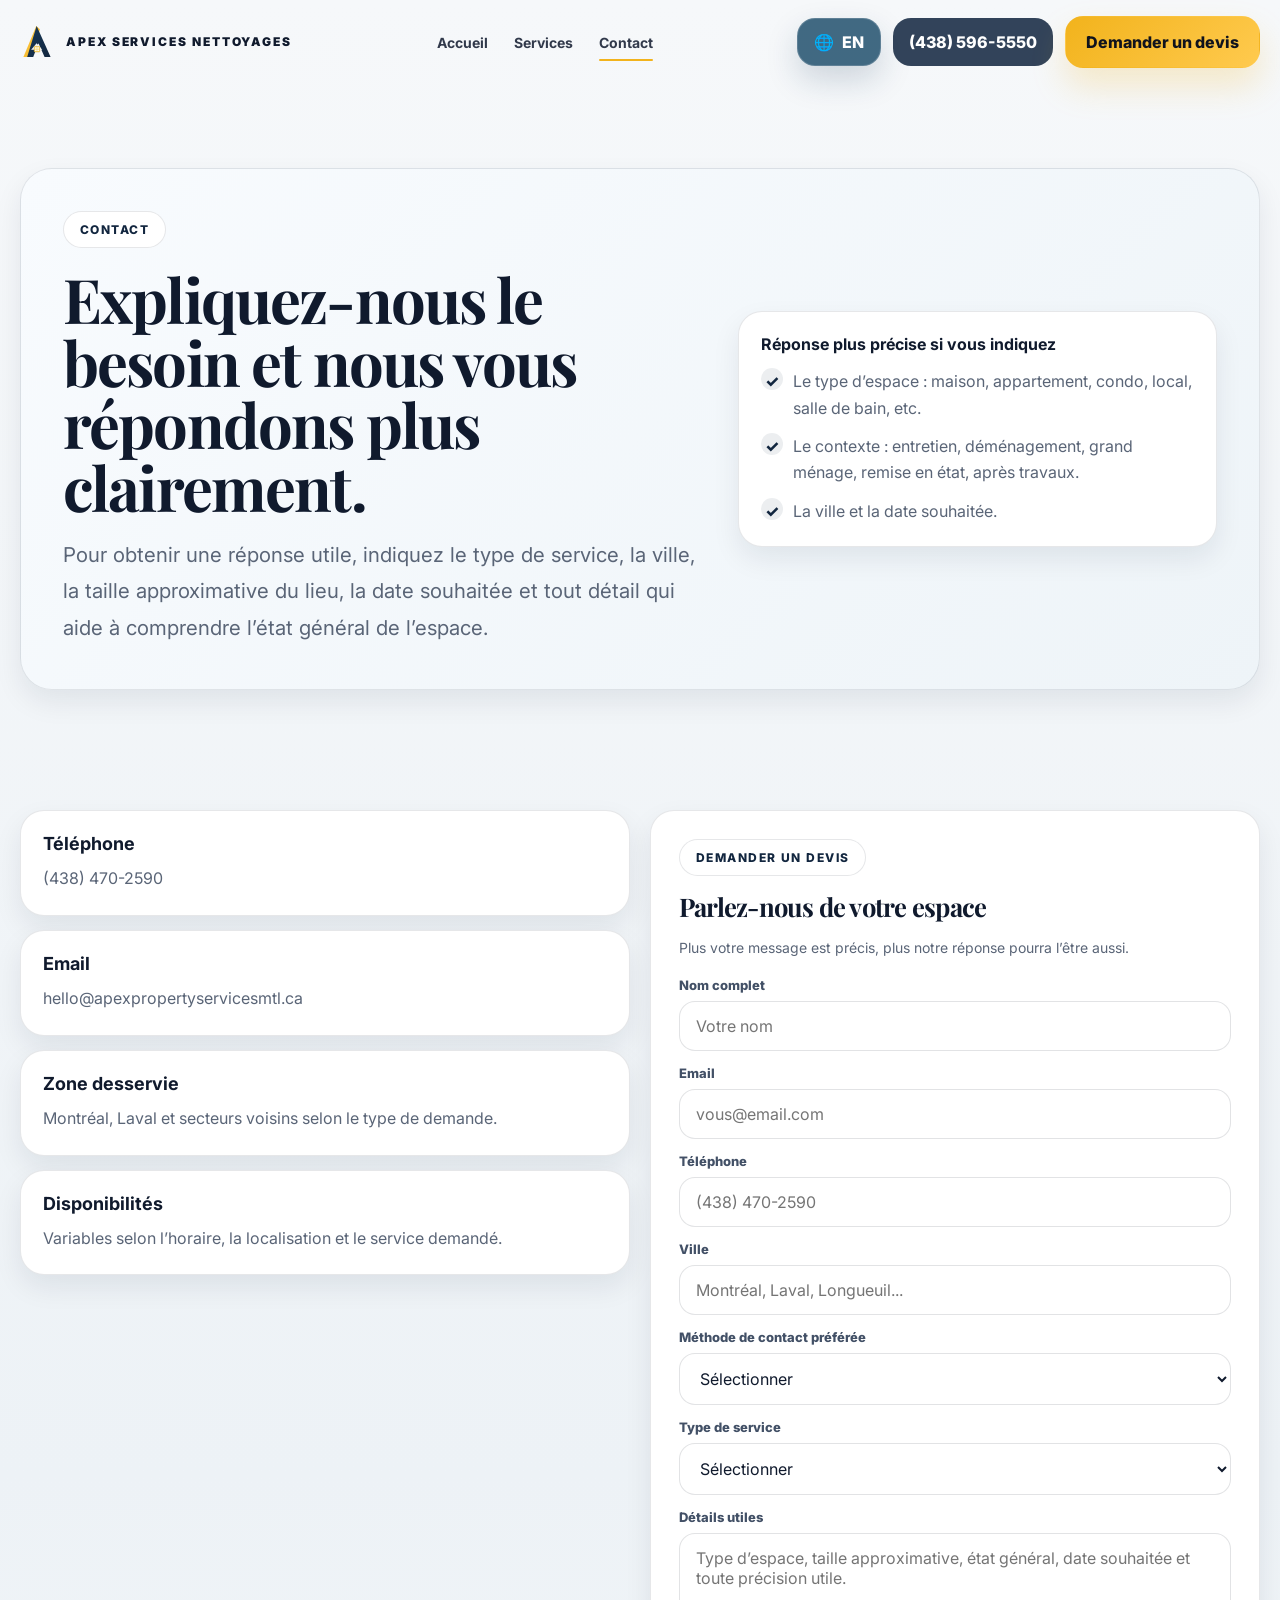
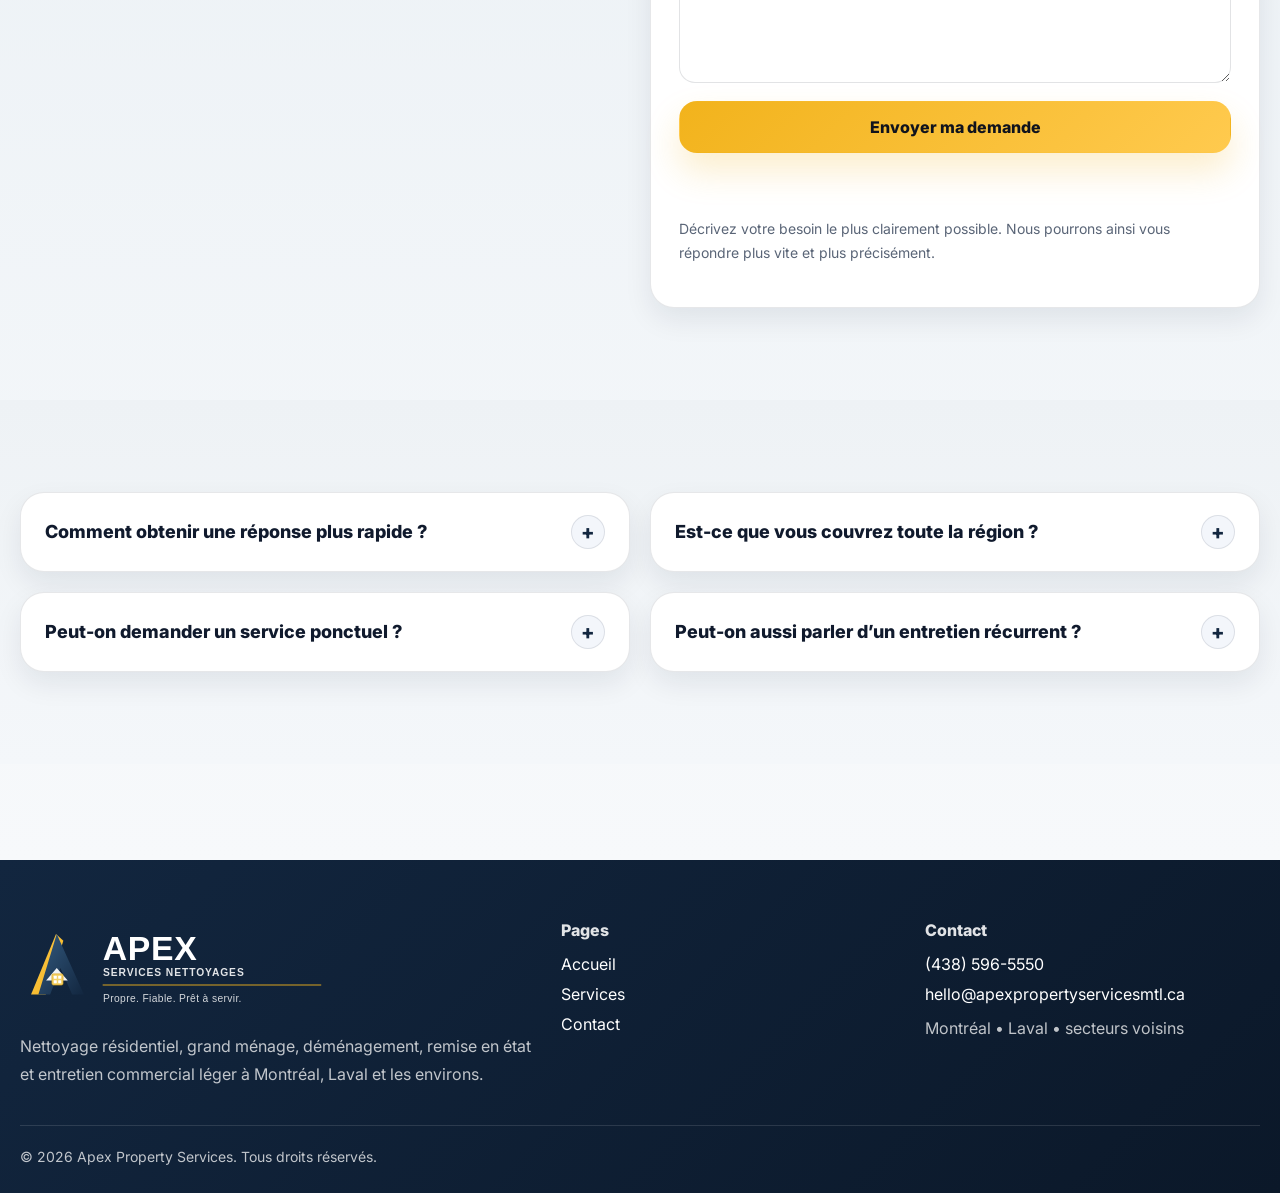
<file: contact.html>
<!DOCTYPE html>
<html lang="fr">
<head>
  <meta charset="UTF-8">
  <meta name="viewport" content="width=device-width, initial-scale=1.0">
  <title>Apex services Nettoyages | Contact et devis</title>
  <meta name="description" content="Contactez Apex Property Services pour demander un devis de nettoyage à Montréal, Laval et les environs.">
  <link rel="preconnect" href="https://fonts.googleapis.com">
  <link rel="preconnect" href="https://fonts.gstatic.com" crossorigin>
  <link href="https://fonts.googleapis.com/css2?family=Inter:wght@400;500;600;700;800&family=Playfair+Display:wght@600;700;800&display=swap" rel="stylesheet">
  <link rel="stylesheet" href="assets/css/style.css">
  <link rel="icon" type="image/svg+xml" href="assets/images/branding/favicon.svg">
  <link rel="icon" type="image/x-icon" href="assets/images/branding/favicon.ico">
  <link rel="icon" type="image/png" sizes="32x32" href="assets/images/branding/favicon-32.png">
  <link rel="icon" type="image/png" sizes="16x16" href="assets/images/branding/favicon-16.png">
  <link rel="apple-touch-icon" sizes="180x180" href="assets/images/branding/apple-touch-icon.png">
</head>
  <!-- Google tag (gtag.js) -->
<script async src="https://www.googletagmanager.com/gtag/js?id=G-Y4L0E1NYHR"></script>
<script>
  window.dataLayer = window.dataLayer || [];
  function gtag(){dataLayer.push(arguments);}
  gtag('js', new Date());

  gtag('config', 'G-Y4L0E1NYHR');
</script>
<body>
  <div class="aps-site">
    <header class="aps-header" id="apsHeader">
      <div class="aps-container aps-header__inner">
        <a class="aps-brand" href="index.html" aria-label="Apex Property Services">
          <img class="aps-brand__mark" src="assets/images/branding/logo-mark.svg" alt="">
          <span class="aps-brand__text">APEX SERVICES NETTOYAGES</span>
        </a>

        <nav class="aps-nav" aria-label="Primary navigation">
          <a class="" href="index.html">Accueil</a>
          <a class="" href="services.html">Services</a>
          <a class="active" href="contact.html">Contact</a>
        </nav>

        <div class="aps-header__actions">
          <a class="aps-lang" href="contact-en.html" aria-label="Switch to English">
            <span class="aps-lang__icon">🌐</span>
            <span class="aps-lang__text">EN</span>
          </a>
          <a class="aps-phone" href="tel:+14385965550">(438) 596-5550</a>
          <a class="aps-btn aps-btn--gold" href="contact.html#quote">Demander un devis</a>
          <button class="aps-burger" id="apsBurger" aria-label="Open menu" aria-expanded="false" type="button">
            <span></span>
          </button>
        </div>
      </div>

      <div class="aps-container">
        <div class="aps-mobile" id="apsMobile">
          <a class="aps-lang" href="contact-en.html" aria-label="Switch to English">
            <span class="aps-lang__icon">🌐</span>
            <span class="aps-lang__text">EN</span>
          </a>
          <a href="index.html">Accueil</a>
          <a href="services.html">Services</a>
          <a href="contact.html">Contact</a>
          <a class="aps-mobile__cta" href="contact.html#quote">Demander un devis</a>
        </div>
      </div>
    </header>

    
<main class="aps-page">
  <section class="aps-pageHero">
    <div class="aps-container">
      <div class="aps-pageHero__card">
        <div class="aps-pageHero__grid">
          <div>
            <span class="aps-eyebrow">Contact</span>
            <h1 class="aps-h2">Expliquez-nous le besoin et nous vous répondons plus clairement.</h1>
            <p class="aps-lead aps-lead--left">
              Pour obtenir une réponse utile, indiquez le type de service, la ville, la taille approximative du lieu,
              la date souhaitée et tout détail qui aide à comprendre l’état général de l’espace.
            </p>
          </div>
          <aside class="aps-pageHero__aside">
            <strong>Réponse plus précise si vous indiquez</strong>
            <ul class="aps-pageHero__list">
              <li><span>✓</span><div>Le type d’espace : maison, appartement, condo, local, salle de bain, etc.</div></li>
              <li><span>✓</span><div>Le contexte : entretien, déménagement, grand ménage, remise en état, après travaux.</div></li>
              <li><span>✓</span><div>La ville et la date souhaitée.</div></li>
            </ul>
          </aside>
        </div>
      </div>
    </div>
  </section>

  <section class="aps-section">
    <div class="aps-container">
      <div class="aps-contactGrid">
        <div class="aps-contactCards">
          <div class="aps-contactCard">
            <strong>Téléphone</strong>
            <p>(438) 470-2590</p>
          </div>
          <div class="aps-contactCard">
            <strong>Email</strong>
            <p>hello@apexpropertyservicesmtl.ca</p>
          </div>
          <div class="aps-contactCard">
            <strong>Zone desservie</strong>
            <p>Montréal, Laval et secteurs voisins selon le type de demande.</p>
          </div>
          <div class="aps-contactCard">
            <strong>Disponibilités</strong>
            <p>Variables selon l’horaire, la localisation et le service demandé.</p>
          </div>
        </div>

        <div class="aps-formCard" id="quote">
          <span class="aps-eyebrow">Demander un devis</span>
          <h2 class="aps-h3" style="margin-top:16px">Parlez-nous de votre espace</h2>
          <p class="aps-note">Plus votre message est précis, plus notre réponse pourra l’être aussi.</p>

          <form class="aps-form" id="apsQuoteForm" name="contact-fr" method="POST" data-netlify="true" netlify-honeypot="bot-field">
  <input type="hidden" name="form-name" value="contact-fr">
  <input type="hidden" name="bot-field">

  <label class="aps-field">
    <span>Nom complet</span>
    <input type="text" name="name" placeholder="Votre nom" required>
  </label>

  <label class="aps-field">
    <span>Email</span>
    <input type="email" name="email" placeholder="vous@email.com">
  </label>

  <label class="aps-field">
    <span>Téléphone</span>
    <input type="tel" name="phone" placeholder="(438) 470-2590">
  </label>

  <label class="aps-field">
    <span>Ville</span>
    <input type="text" name="city" placeholder="Montréal, Laval, Longueuil...">
  </label>

  <label class="aps-field">
    <span>Méthode de contact préférée</span>
    <select name="preferred_contact" required>
      <option value="">Sélectionner</option>
      <option>Téléphone</option>
      <option>Email</option>
    </select>
  </label>

  <label class="aps-field">
    <span>Type de service</span>
    <select name="service" required>
      <option value="">Sélectionner</option>
      <option>Nettoyage résidentiel</option>
      <option>Grand ménage</option>
      <option>Avant / après déménagement</option>
      <option>Après travaux</option>
      <option>Commercial léger</option>
    </select>
  </label>

  <label class="aps-field">
    <span>Détails utiles</span>
    <textarea name="message" placeholder="Type d’espace, taille approximative, état général, date souhaitée et toute précision utile." required></textarea>
  </label>

  <button class="aps-btn aps-btn--gold" type="submit">Envoyer ma demande</button>
  <div class="aps-formMsg" id="apsFormMsg"></div>
  <p class="aps-note">Décrivez votre besoin le plus clairement possible. Nous pourrons ainsi vous répondre plus vite et plus précisément.</p>
</form>
        </div>
      </div>
    </div>
  </section>

  <section class="aps-section aps-section--soft">
    <div class="aps-container">
      <div class="aps-faqGrid">
        <div class="aps-faqCard aps-accordion">
          <button class="aps-accordion__trigger" type="button" aria-expanded="false">
            <span>Comment obtenir une réponse plus rapide ?</span>
            <span class="aps-accordion__icon">+</span>
          </button>
          <div class="aps-accordion__content">
            <p>Indiquez la ville, le type d’espace, le service souhaité, l’état général du lieu et la date visée. Plus votre message est clair, plus notre retour peut être rapide et utile.</p>
          </div>
        </div>
        <div class="aps-faqCard aps-accordion">
          <button class="aps-accordion__trigger" type="button" aria-expanded="false">
            <span>Est-ce que vous couvrez toute la région ?</span>
            <span class="aps-accordion__icon">+</span>
          </button>
          <div class="aps-accordion__content">
            <p>Nous couvrons surtout Montréal, Laval et certains secteurs voisins. La faisabilité dépend de la localisation exacte, du type de service et de la disponibilité du moment.</p>
          </div>
        </div>
        <div class="aps-faqCard aps-accordion">
          <button class="aps-accordion__trigger" type="button" aria-expanded="false">
            <span>Peut-on demander un service ponctuel ?</span>
            <span class="aps-accordion__icon">+</span>
          </button>
          <div class="aps-accordion__content">
            <p>Oui. Beaucoup de demandes concernent un besoin ponctuel : déménagement, visite, grand ménage, remise en état ou nettoyage après travaux.</p>
          </div>
        </div>
        <div class="aps-faqCard aps-accordion">
          <button class="aps-accordion__trigger" type="button" aria-expanded="false">
            <span>Peut-on aussi parler d’un entretien récurrent ?</span>
            <span class="aps-accordion__icon">+</span>
          </button>
          <div class="aps-accordion__content">
            <p>Oui, si le type d’espace, le rythme souhaité et la zone d’intervention correspondent à votre besoin. Nous pouvons en discuter avec vous selon votre situation.</p>
          </div>
        </div>
      </div>
    </div>
  </section>
</main>


    <footer class="aps-footer">
      <div class="aps-container aps-footer__grid">
        <div>
          <div class="aps-footer__brand"><img src="assets/images/branding/logo-horizontal-light.svg" alt="Apex Property Services"></div>
          <p>Nettoyage résidentiel, grand ménage, déménagement, remise en état et entretien commercial léger à Montréal, Laval et les environs.</p>
        </div>
        <div>
          <div class="aps-footer__title">Pages</div>
          <a href="index.html">Accueil</a>
          <a href="services.html">Services</a>
          <a href="contact.html">Contact</a>
        </div>
        <div>
          <div class="aps-footer__title">Contact</div>
          <a href="tel:+14385965550">(438) 596-5550</a>
          <a href="mailto:hello@apexpropertyservicesmtl.ca">hello@apexpropertyservicesmtl.ca</a>
          <span>Montréal • Laval • secteurs voisins</span>
        </div>
      </div>
      <div class="aps-container aps-footer__bottom">
        <span>© <span data-year></span> Apex Property Services. Tous droits réservés.</span>
      </div>
    </footer>
  </div>
  <script src="assets/js/main.js"></script>
</body>
</html>
</file>
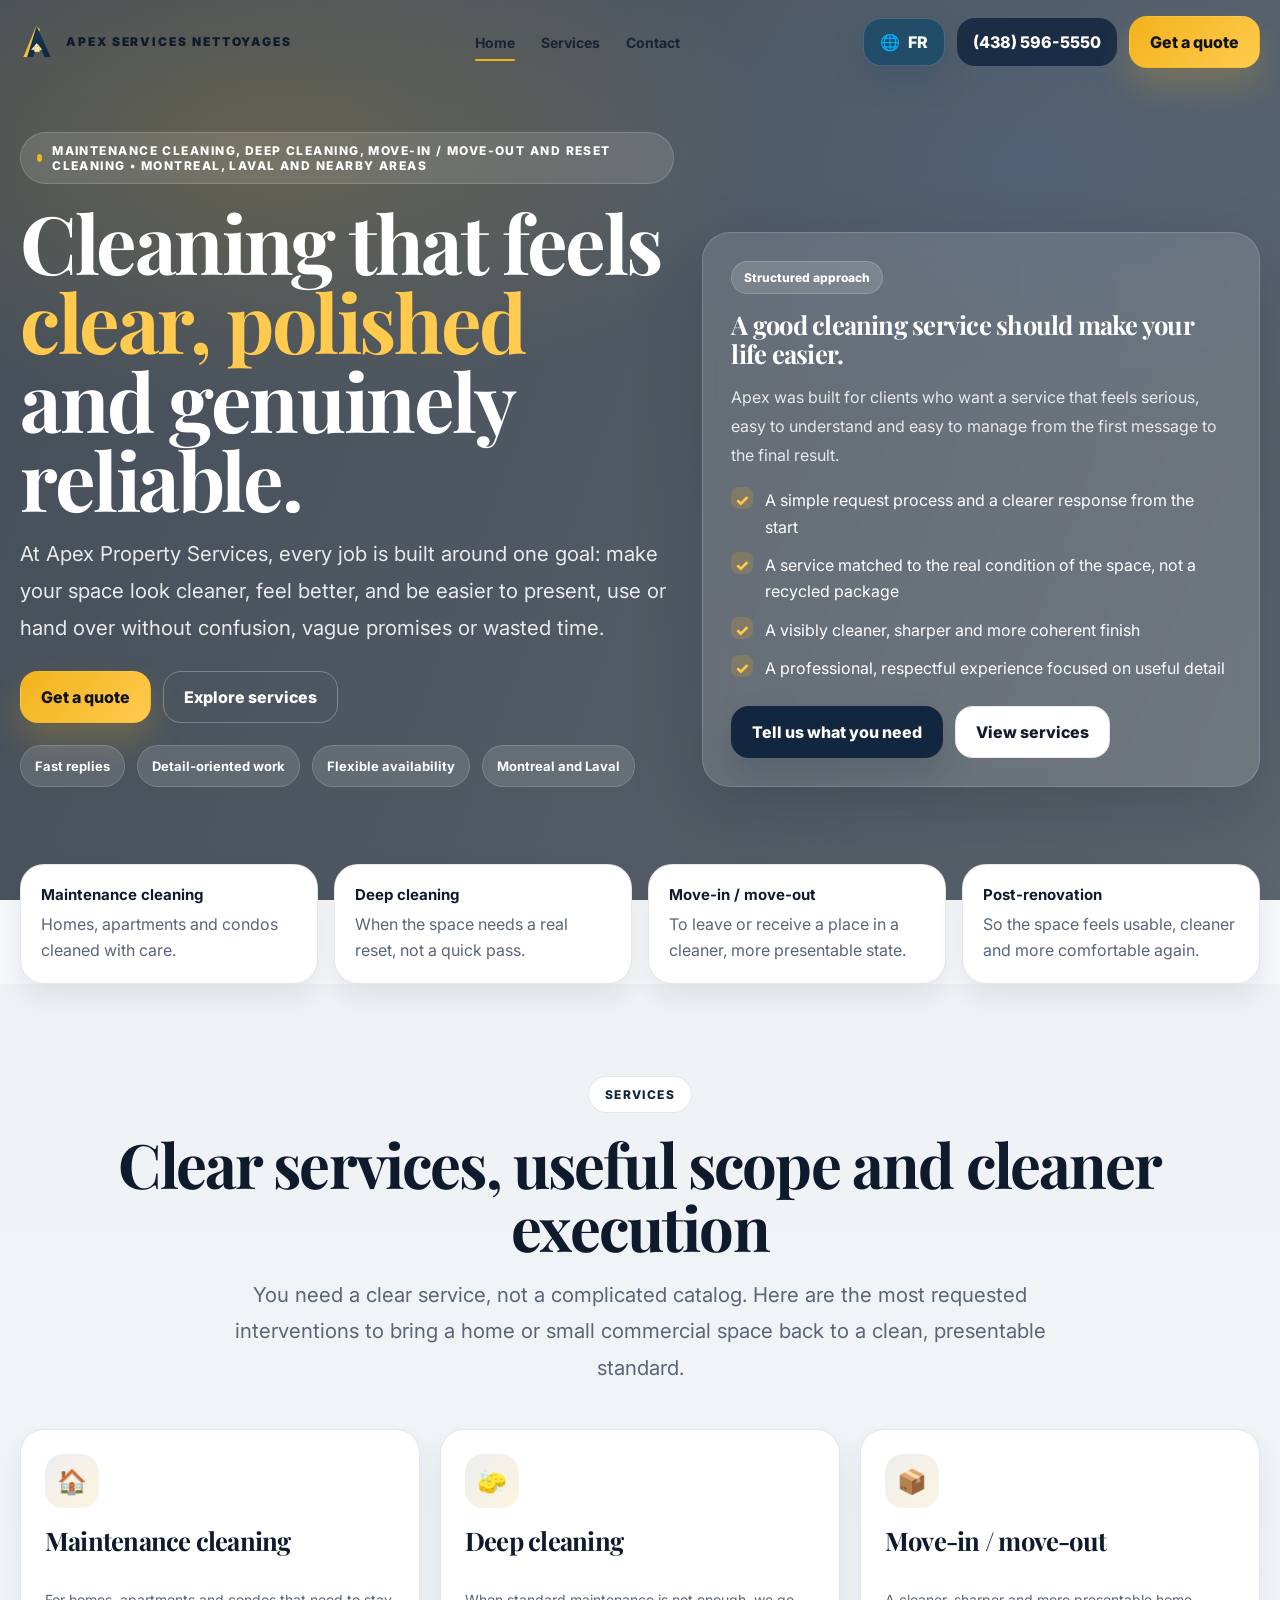
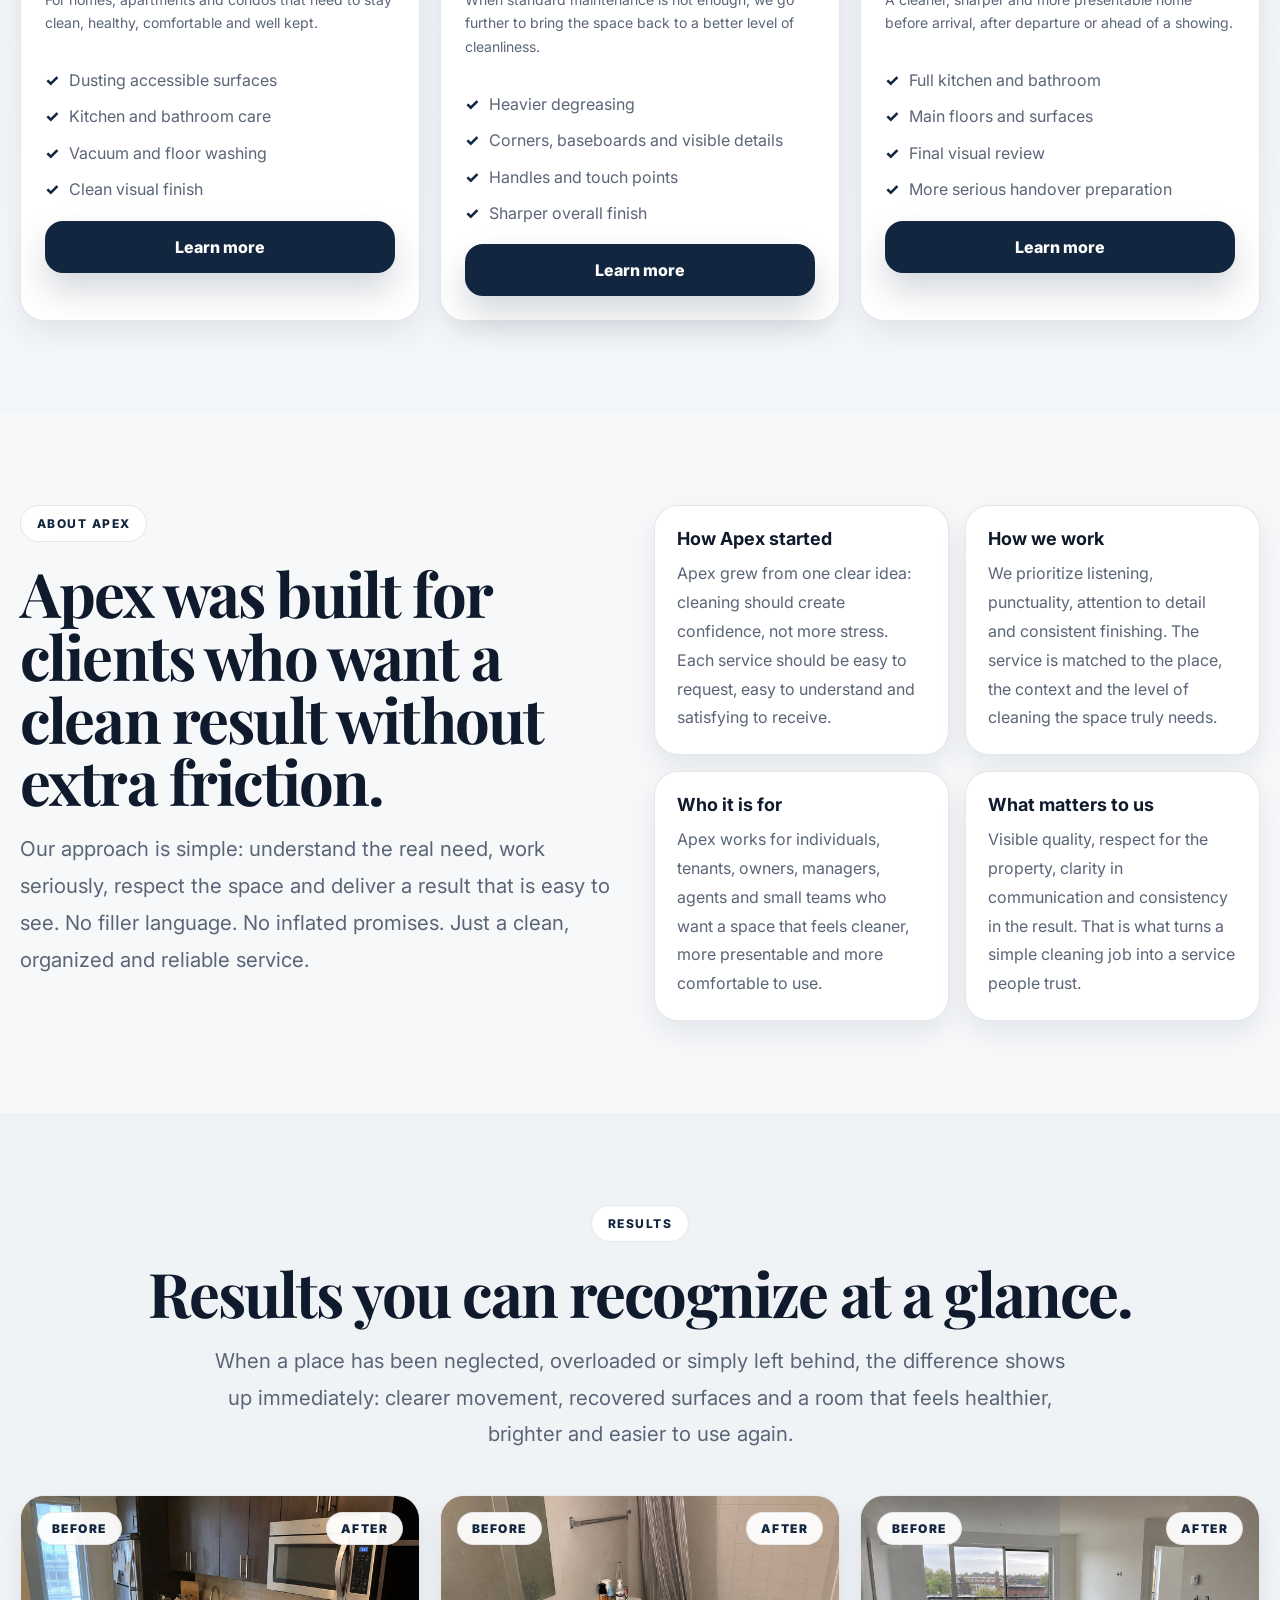
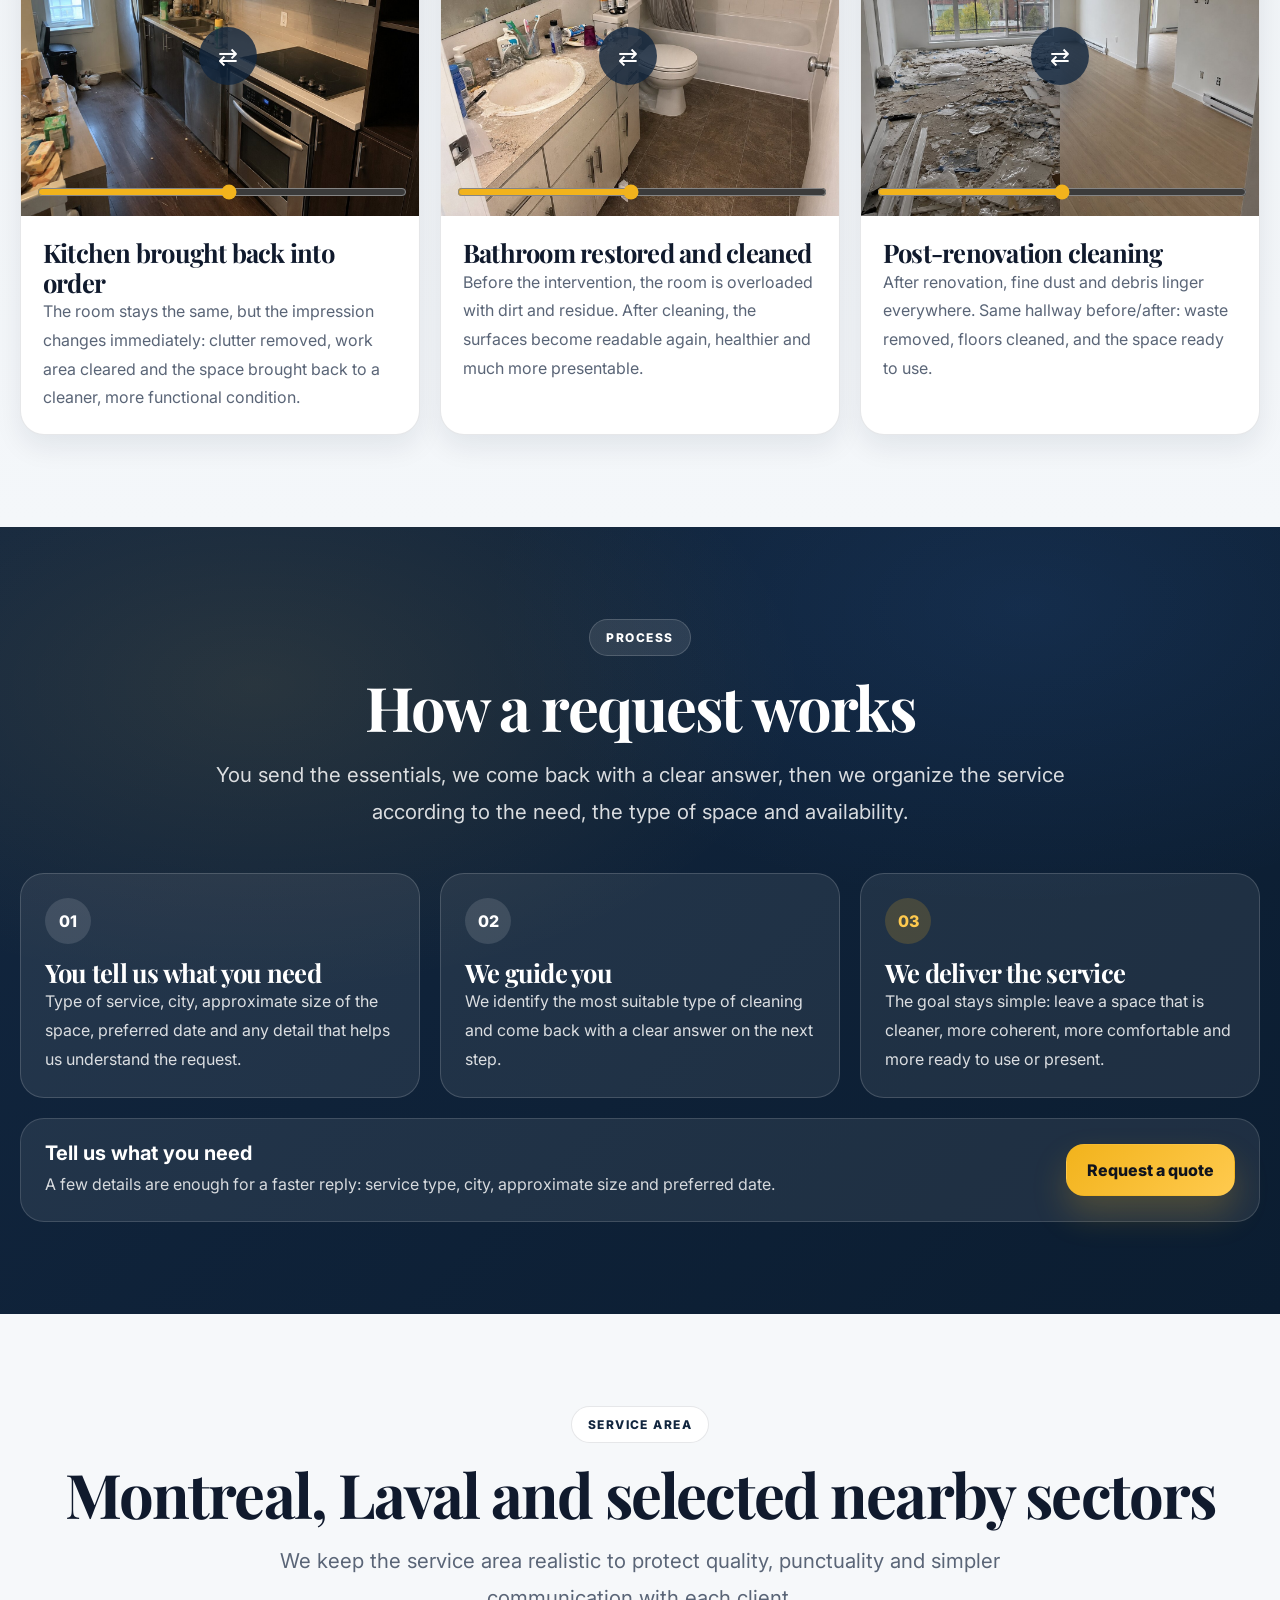
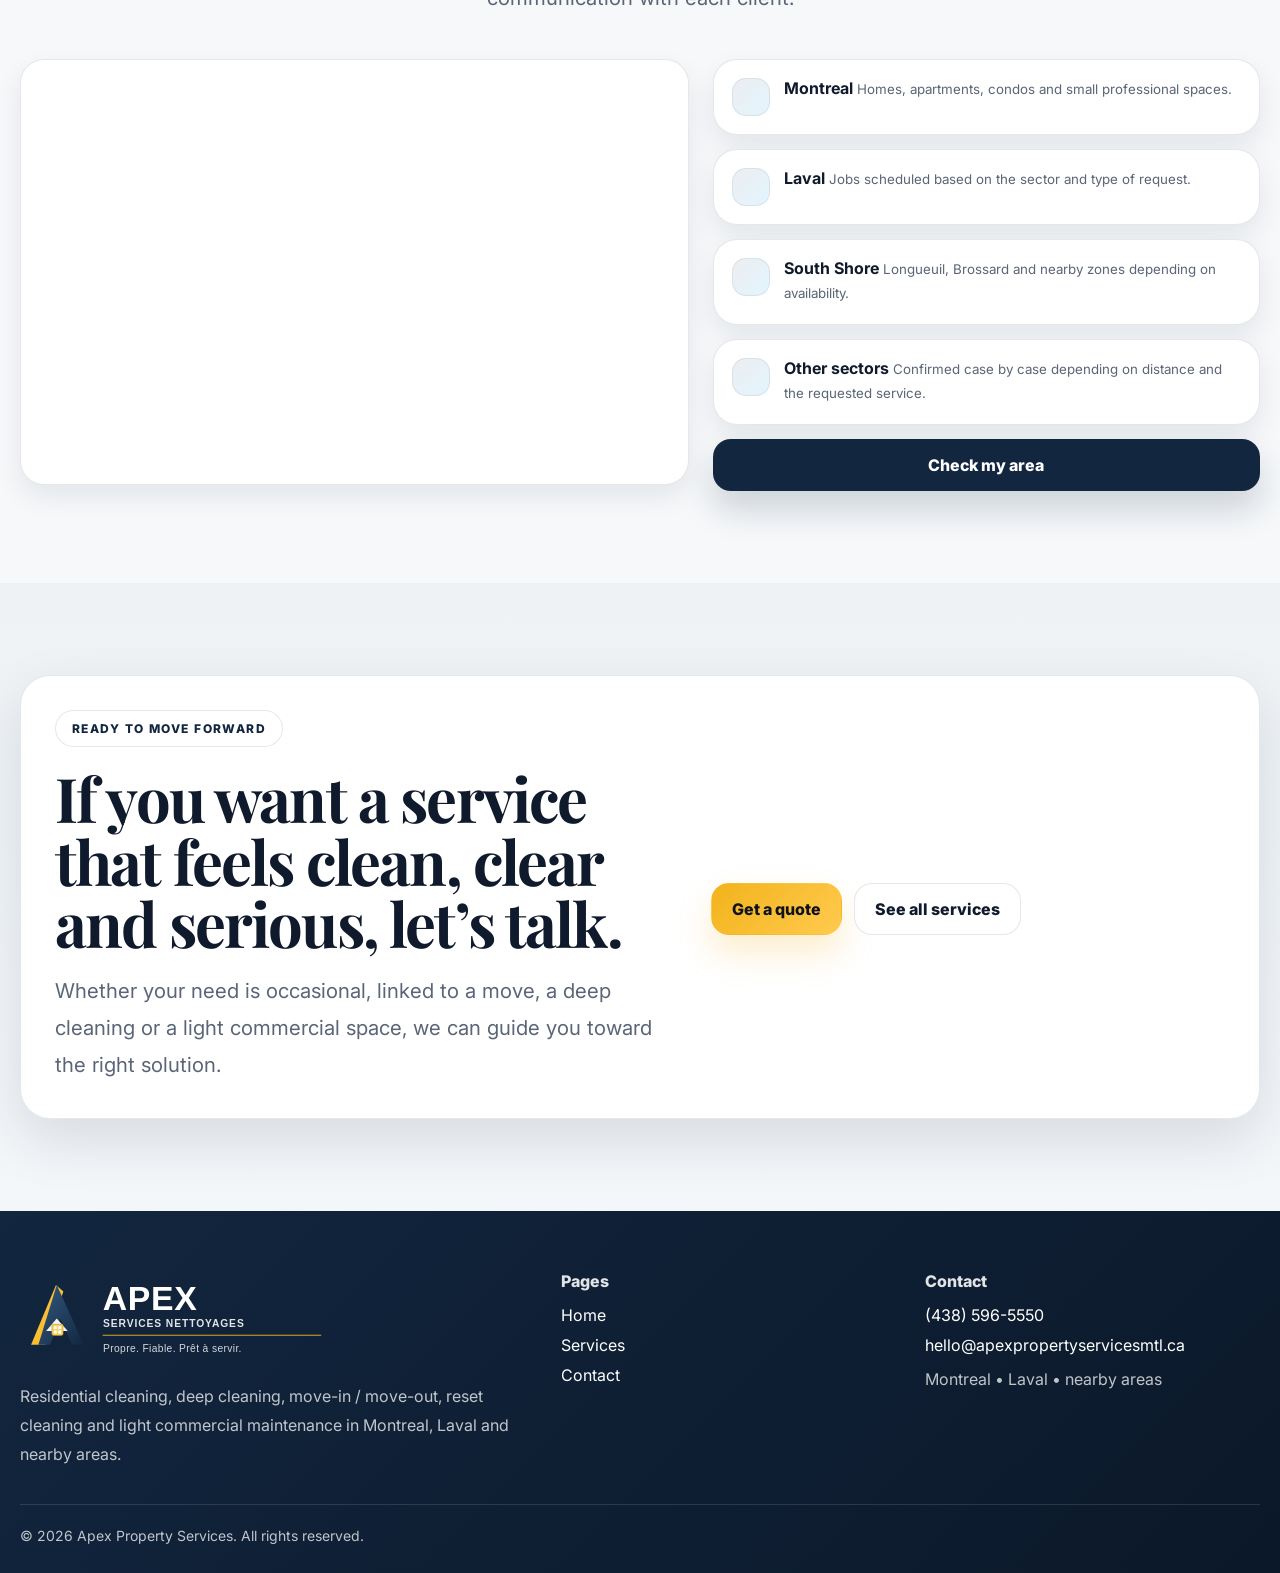
<file: index-en.html>
<!DOCTYPE html>
<html lang="en">
<head>
  <meta charset="UTF-8">
  <meta name="viewport" content="width=device-width, initial-scale=1.0">
  <title>Apex Services Nettoyages | Professional Cleaning in Montreal</title>
  <meta name="description" content="Residential cleaning, deep cleaning, move-in / move-out and reset cleaning in Montreal, Laval and nearby areas.">
  <link rel="preconnect" href="https://fonts.googleapis.com">
  <link rel="preconnect" href="https://fonts.gstatic.com" crossorigin>
  <link href="https://fonts.googleapis.com/css2?family=Inter:wght@400;500;600;700;800&family=Playfair+Display:wght@600;700;800&display=swap" rel="stylesheet">
  <link rel="stylesheet" href="assets/css/style.css">
  <link rel="icon" type="image/svg+xml" href="assets/images/branding/favicon.svg">
  <link rel="icon" type="image/x-icon" href="assets/images/branding/favicon.ico">
  <link rel="icon" type="image/png" sizes="32x32" href="assets/images/branding/favicon-32.png">
  <link rel="icon" type="image/png" sizes="16x16" href="assets/images/branding/favicon-16.png">
  <link rel="apple-touch-icon" sizes="180x180" href="assets/images/branding/apple-touch-icon.png">
</head>
  <!-- Google tag (gtag.js) -->
<script async src="https://www.googletagmanager.com/gtag/js?id=G-Y4L0E1NYHR"></script>
<script>
  window.dataLayer = window.dataLayer || [];
  function gtag(){dataLayer.push(arguments);}
  gtag('js', new Date());

  gtag('config', 'G-Y4L0E1NYHR');
</script>
<body>
  <div class="aps-site">
    <header class="aps-header" id="apsHeader">
      <div class="aps-container aps-header__inner">
        <a class="aps-brand" href="index-en.html" aria-label="Apex Property Services">
          <img class="aps-brand__mark" src="assets/images/branding/logo-mark.svg" alt="">
          <span class="aps-brand__text">APEX SERVICES NETTOYAGES</span>
        </a>

        <nav class="aps-nav" aria-label="Primary navigation">
          <a class="active" href="index-en.html">Home</a>
          <a class="" href="services-en.html">Services</a>
          <a class="" href="contact-en.html">Contact</a>
        </nav>

        <div class="aps-header__actions">
          <a class="aps-lang" href="index.html" aria-label="Passer en français">
            <span class="aps-lang__icon">🌐</span>
            <span class="aps-lang__text">FR</span>
          </a>
          <a class="aps-phone" href="tel:+14385965550">(438) 596-5550</a>
          <a class="aps-btn aps-btn--gold" href="contact-en.html#quote">Get a quote</a>
          <button class="aps-burger" id="apsBurger" aria-label="Open menu" aria-expanded="false" type="button">
            <span></span>
          </button>
        </div>
      </div>

      <div class="aps-container">
        <div class="aps-mobile" id="apsMobile">
          <a class="aps-lang" href="index.html" aria-label="Passer en français">
            <span class="aps-lang__icon">🌐</span>
            <span class="aps-lang__text">FR</span>
          </a>
          <a href="index-en.html">Home</a>
          <a href="services-en.html">Services</a>
          <a href="contact-en.html">Contact</a>
          <a class="aps-mobile__cta" href="contact-en.html#quote">Get a quote</a>
        </div>
      </div>
    </header>

    
<main>
  <section class="aps-hero">
    <div class="aps-container aps-hero__content">
      <div class="aps-hero__grid">
        <div class="aps-hero__copy">
          <div class="aps-kicker">
            <span class="aps-kicker__dot"></span>
            Maintenance cleaning, deep cleaning, move-in / move-out and reset cleaning • Montreal, Laval and nearby areas
          </div>

          <h1 class="aps-h1">Cleaning that feels<br><span>clear, polished</span><br>and genuinely reliable.</h1>

          <p class="aps-lead aps-lead--hero">
            At Apex Property Services, every job is built around one goal: make your space look cleaner, feel better,
            and be easier to present, use or hand over without confusion, vague promises or wasted time.
          </p>

          <div class="aps-hero__cta">
            <a class="aps-btn aps-btn--gold" href="contact-en.html#quote">Get a quote</a>
            <a class="aps-btn aps-btn--ghost" href="services-en.html">Explore services</a>
          </div>

          <div class="aps-trustRow">
            <span class="aps-pill">Fast replies</span>
            <span class="aps-pill">Detail-oriented work</span>
            <span class="aps-pill">Flexible availability</span>
            <span class="aps-pill">Montreal and Laval</span>
          </div>
        </div>

        <aside class="aps-heroCard">
          <div class="aps-heroCard__badge">Structured approach</div>
          <h2 class="aps-h3 aps-h3--light" style="margin-top:16px">A good cleaning service should make your life easier.</h2>
          <p class="aps-heroCard__text">
            Apex was built for clients who want a service that feels serious, easy to understand and easy to manage
            from the first message to the final result.
          </p>
          <ul class="aps-featureList">
            <li><span>✓</span><span>A simple request process and a clearer response from the start</span></li>
            <li><span>✓</span><span>A service matched to the real condition of the space, not a recycled package</span></li>
            <li><span>✓</span><span>A visibly cleaner, sharper and more coherent finish</span></li>
            <li><span>✓</span><span>A professional, respectful experience focused on useful detail</span></li>
          </ul>

          <div class="aps-heroCard__actions">
            <a class="aps-btn aps-btn--navy" href="contact-en.html#quote">Tell us what you need</a>
            <a class="aps-btn aps-btn--soft" href="services-en.html">View services</a>
          </div>
        </aside>
      </div>
    </div>
  </section>

  <section class="aps-band">
    <div class="aps-container aps-band__grid">
      <div class="aps-bandCard">
        <strong>Maintenance cleaning</strong>
        <span>Homes, apartments and condos cleaned with care.</span>
      </div>
      <div class="aps-bandCard">
        <strong>Deep cleaning</strong>
        <span>When the space needs a real reset, not a quick pass.</span>
      </div>
      <div class="aps-bandCard">
        <strong>Move-in / move-out</strong>
        <span>To leave or receive a place in a cleaner, more presentable state.</span>
      </div>
      <div class="aps-bandCard">
        <strong>Post-renovation</strong>
        <span>So the space feels usable, cleaner and more comfortable again.</span>
      </div>
    </div>
  </section>

  <section class="aps-section aps-section--soft">
    <div class="aps-container">
      <div class="aps-head">
        <span class="aps-eyebrow">Services</span>
        <h2 class="aps-h2">Clear services, useful scope and cleaner execution</h2>
        <p class="aps-lead">
          You need a clear service, not a complicated catalog. Here are the most requested interventions
          to bring a home or small commercial space back to a clean, presentable standard.
        </p>
      </div>

      <div class="aps-grid aps-grid--3">
        <article class="aps-serviceCard">
          <div class="aps-serviceCard__icon">🏠</div>
          <h3 class="aps-h3">Maintenance cleaning</h3>
          <p class="aps-note">For homes, apartments and condos that need to stay clean, healthy, comfortable and well kept.</p>
          <ul>
            <li>Dusting accessible surfaces</li>
            <li>Kitchen and bathroom care</li>
            <li>Vacuum and floor washing</li>
            <li>Clean visual finish</li>
          </ul>
          <a class="aps-btn aps-btn--navy aps-btn--full" href="services-en.html#residential">Learn more</a>
        </article>

        <article class="aps-serviceCard">
          <div class="aps-serviceCard__icon">🧽</div>
          <h3 class="aps-h3">Deep cleaning</h3>
          <p class="aps-note">When standard maintenance is not enough, we go further to bring the space back to a better level of cleanliness.</p>
          <ul>
            <li>Heavier degreasing</li>
            <li>Corners, baseboards and visible details</li>
            <li>Handles and touch points</li>
            <li>Sharper overall finish</li>
          </ul>
          <a class="aps-btn aps-btn--navy aps-btn--full" href="services-en.html#deep-cleaning">Learn more</a>
        </article>

        <article class="aps-serviceCard">
          <div class="aps-serviceCard__icon">📦</div>
          <h3 class="aps-h3">Move-in / move-out</h3>
          <p class="aps-note">A cleaner, sharper and more presentable home before arrival, after departure or ahead of a showing.</p>
          <ul>
            <li>Full kitchen and bathroom</li>
            <li>Main floors and surfaces</li>
            <li>Final visual review</li>
            <li>More serious handover preparation</li>
          </ul>
          <a class="aps-btn aps-btn--navy aps-btn--full" href="services-en.html#move-in-out">Learn more</a>
        </article>
      </div>
    </div>
  </section>

  <section class="aps-section">
    <div class="aps-container">
      <div class="aps-split">
        <div>
          <span class="aps-eyebrow">About Apex</span>
          <h2 class="aps-h2">Apex was built for clients who want a clean result without extra friction.</h2>
          <p class="aps-lead aps-lead--left">
            Our approach is simple: understand the real need, work seriously, respect the space and deliver a result
            that is easy to see. No filler language. No inflated promises. Just a clean, organized and reliable service.
          </p>
        </div>
        <div class="aps-grid aps-grid--2 aps-grid--compact">
          <div class="aps-valueCard">
            <strong>How Apex started</strong>
            <p>Apex grew from one clear idea: cleaning should create confidence, not more stress. Each service should be easy to request, easy to understand and satisfying to receive.</p>
          </div>
          <div class="aps-valueCard">
            <strong>How we work</strong>
            <p>We prioritize listening, punctuality, attention to detail and consistent finishing. The service is matched to the place, the context and the level of cleaning the space truly needs.</p>
          </div>
          <div class="aps-valueCard">
            <strong>Who it is for</strong>
            <p>Apex works for individuals, tenants, owners, managers, agents and small teams who want a space that feels cleaner, more presentable and more comfortable to use.</p>
          </div>
          <div class="aps-valueCard">
            <strong>What matters to us</strong>
            <p>Visible quality, respect for the property, clarity in communication and consistency in the result. That is what turns a simple cleaning job into a service people trust.</p>
          </div>
        </div>
      </div>
    </div>
  </section>

  <section class="aps-section aps-section--soft">
    <div class="aps-container">
      <div class="aps-head">
        <span class="aps-eyebrow">Results</span>
        <h2 class="aps-h2">Results you can recognize at a glance.</h2>
        <p class="aps-lead">
          When a place has been neglected, overloaded or simply left behind, the difference shows up immediately:
          clearer movement, recovered surfaces and a room that feels healthier, brighter and easier to use again.
        </p>
      </div>

      <div class="aps-grid aps-grid--3">
        <article class="aps-proofCard">
          <div class="aps-compare" data-compare>
            <img class="aps-compare__img aps-compare__after" src="assets/images/results/room-after.jpg" alt="Kitchen restored after cleaning">
            <img class="aps-compare__img aps-compare__before" src="assets/images/results/room-before.jpg" alt="Cluttered kitchen before cleaning">
            <div class="aps-compare__labels"><span>Before</span><span>After</span></div>
            <div class="aps-compare__handle">⇄</div>
            <input class="aps-compare__range" type="range" min="0" max="100" value="52" aria-label="Compare before and after">
          </div>
          <div class="aps-proofCard__body">
            <h3 class="aps-h3">Kitchen brought back into order</h3>
            <p>The room stays the same, but the impression changes immediately: clutter removed, work area cleared and the space brought back to a cleaner, more functional condition.</p>
          </div>
        </article>

        <article class="aps-proofCard">
          <div class="aps-compare" data-compare>
            <img class="aps-compare__img aps-compare__after" src="assets/images/results/bathroom-after.jpg" alt="Bathroom restored after cleaning">
            <img class="aps-compare__img aps-compare__before" src="assets/images/results/bathroom-before.jpg" alt="Heavily damaged bathroom before cleaning">
            <div class="aps-compare__labels"><span>Before</span><span>After</span></div>
            <div class="aps-compare__handle">⇄</div>
            <input class="aps-compare__range" type="range" min="0" max="100" value="47" aria-label="Compare before and after">
          </div>
          <div class="aps-proofCard__body">
            <h3 class="aps-h3">Bathroom restored and cleaned</h3>
            <p>Before the intervention, the room is overloaded with dirt and residue. After cleaning, the surfaces become readable again, healthier and much more presentable.</p>
          </div>
        </article>

        <article class="aps-proofCard">
          <div class="aps-compare" data-compare>
            <img class="aps-compare__img aps-compare__after" src="assets/images/results/renovation-after.jpg" alt="Hallway after post-renovation cleaning">
            <img class="aps-compare__img aps-compare__before" src="assets/images/results/renovation-before.jpg" alt="Hallway before post-renovation cleaning">
            <div class="aps-compare__labels"><span>Before</span><span>After</span></div>
            <div class="aps-compare__handle">⇄</div>
            <input class="aps-compare__range" type="range" min="0" max="100" value="50" aria-label="Compare before and after">
          </div>
          <div class="aps-proofCard__body">
            <h3 class="aps-h3">Post-renovation cleaning</h3>
            <p>After renovation, fine dust and debris linger everywhere. Same hallway before/after: waste removed, floors cleaned, and the space ready to use.</p>
          </div>
        </article>
      </div>
    </div>
  </section>

  <section class="aps-section aps-section--dark">
    <div class="aps-container">
      <div class="aps-head aps-head--light">
        <span class="aps-eyebrow aps-eyebrow--light">Process</span>
        <h2 class="aps-h2" style="color:#fff">How a request works</h2>
        <p class="aps-lead" style="color:rgba(255,255,255,.84)">
          You send the essentials, we come back with a clear answer, then we organize the service according to the need,
          the type of space and availability.
        </p>
      </div>

      <div class="aps-grid aps-grid--3">
        <article class="aps-stepCard">
          <span class="aps-stepCard__n">01</span>
          <h3 class="aps-h3 aps-h3--light">You tell us what you need</h3>
          <p>Type of service, city, approximate size of the space, preferred date and any detail that helps us understand the request.</p>
        </article>
        <article class="aps-stepCard">
          <span class="aps-stepCard__n">02</span>
          <h3 class="aps-h3 aps-h3--light">We guide you</h3>
          <p>We identify the most suitable type of cleaning and come back with a clear answer on the next step.</p>
        </article>
        <article class="aps-stepCard">
          <span class="aps-stepCard__n aps-stepCard__n--gold">03</span>
          <h3 class="aps-h3 aps-h3--light">We deliver the service</h3>
          <p>The goal stays simple: leave a space that is cleaner, more coherent, more comfortable and more ready to use or present.</p>
        </article>
      </div>

      <div class="aps-ctaBar">
        <div>
          <strong>Tell us what you need</strong>
          <span>A few details are enough for a faster reply: service type, city, approximate size and preferred date.</span>
        </div>
        <a class="aps-btn aps-btn--gold" href="contact-en.html#quote">Request a quote</a>
      </div>
    </div>
  </section>

  <section class="aps-section">
    <div class="aps-container">
      <div class="aps-head">
        <span class="aps-eyebrow">Service area</span>
        <h2 class="aps-h2">Montreal, Laval and selected nearby sectors</h2>
        <p class="aps-lead">We keep the service area realistic to protect quality, punctuality and simpler communication with each client.</p>
      </div>

      <div class="aps-areas">
        <div class="aps-mapCard">
          <iframe title="Montreal map" src="https://www.google.com/maps?q=Montreal&output=embed" loading="lazy"></iframe>
        </div>
        <div class="aps-areaList">
          <div class="aps-areaItem">
            <span></span>
            <div>
              <strong>Montreal</strong>
              <small>Homes, apartments, condos and small professional spaces.</small>
            </div>
          </div>
          <div class="aps-areaItem">
            <span></span>
            <div>
              <strong>Laval</strong>
              <small>Jobs scheduled based on the sector and type of request.</small>
            </div>
          </div>
          <div class="aps-areaItem">
            <span></span>
            <div>
              <strong>South Shore</strong>
              <small>Longueuil, Brossard and nearby zones depending on availability.</small>
            </div>
          </div>
          <div class="aps-areaItem">
            <span></span>
            <div>
              <strong>Other sectors</strong>
              <small>Confirmed case by case depending on distance and the requested service.</small>
            </div>
          </div>
          <a class="aps-btn aps-btn--navy aps-btn--full" href="contact-en.html#quote">Check my area</a>
        </div>
      </div>
    </div>
  </section>

  <section class="aps-section aps-section--soft">
    <div class="aps-container">
      <div class="aps-finalCta">
        <div>
          <span class="aps-eyebrow">Ready to move forward</span>
          <h2 class="aps-h2">If you want a service that feels clean, clear and serious, let’s talk.</h2>
          <p class="aps-lead aps-lead--left">Whether your need is occasional, linked to a move, a deep cleaning or a light commercial space, we can guide you toward the right solution.</p>
        </div>
        <div class="aps-finalCta__actions">
          <a class="aps-btn aps-btn--gold" href="contact-en.html#quote">Get a quote</a>
          <a class="aps-btn aps-btn--soft" href="services-en.html">See all services</a>
        </div>
      </div>
    </div>
  </section>
</main>


    <footer class="aps-footer">
      <div class="aps-container aps-footer__grid">
        <div>
          <div class="aps-footer__brand"><img src="assets/images/branding/logo-horizontal-light.svg" alt="Apex Property Services"></div>
          <p>Residential cleaning, deep cleaning, move-in / move-out, reset cleaning and light commercial maintenance in Montreal, Laval and nearby areas.</p>
        </div>
        <div>
          <div class="aps-footer__title">Pages</div>
          <a href="index-en.html">Home</a>
          <a href="services-en.html">Services</a>
          <a href="contact-en.html">Contact</a>
        </div>
        <div>
          <div class="aps-footer__title">Contact</div>
          <a href="tel:+14385965550">(438) 596-5550</a>
          <a href="mailto:hello@apexpropertyservicesmtl.ca">hello@apexpropertyservicesmtl.ca</a>
          <span>Montreal • Laval • nearby areas</span>
        </div>
      </div>
      <div class="aps-container aps-footer__bottom">
        <span>© <span data-year></span> Apex Property Services. All rights reserved.</span>
      </div>
    </footer>
  </div>
  <script src="assets/js/main.js"></script>
</body>
</html>
</file>
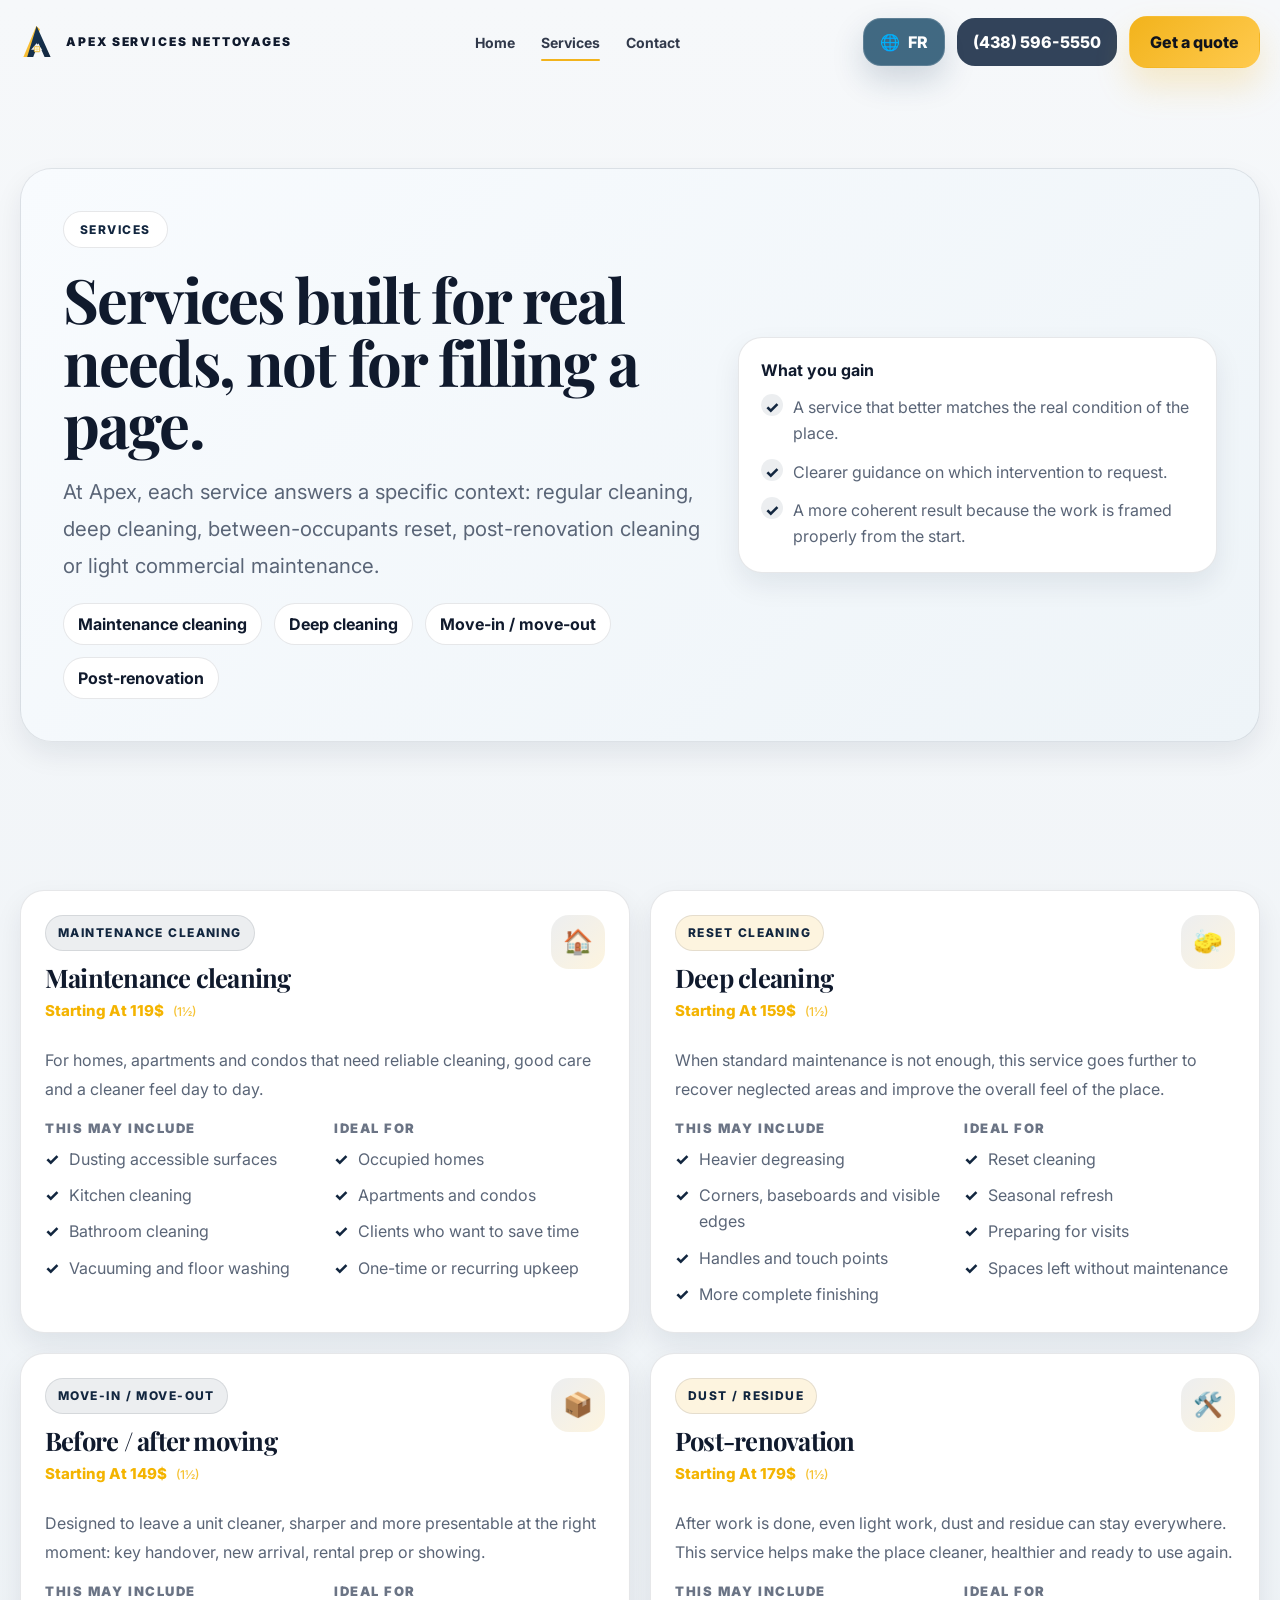
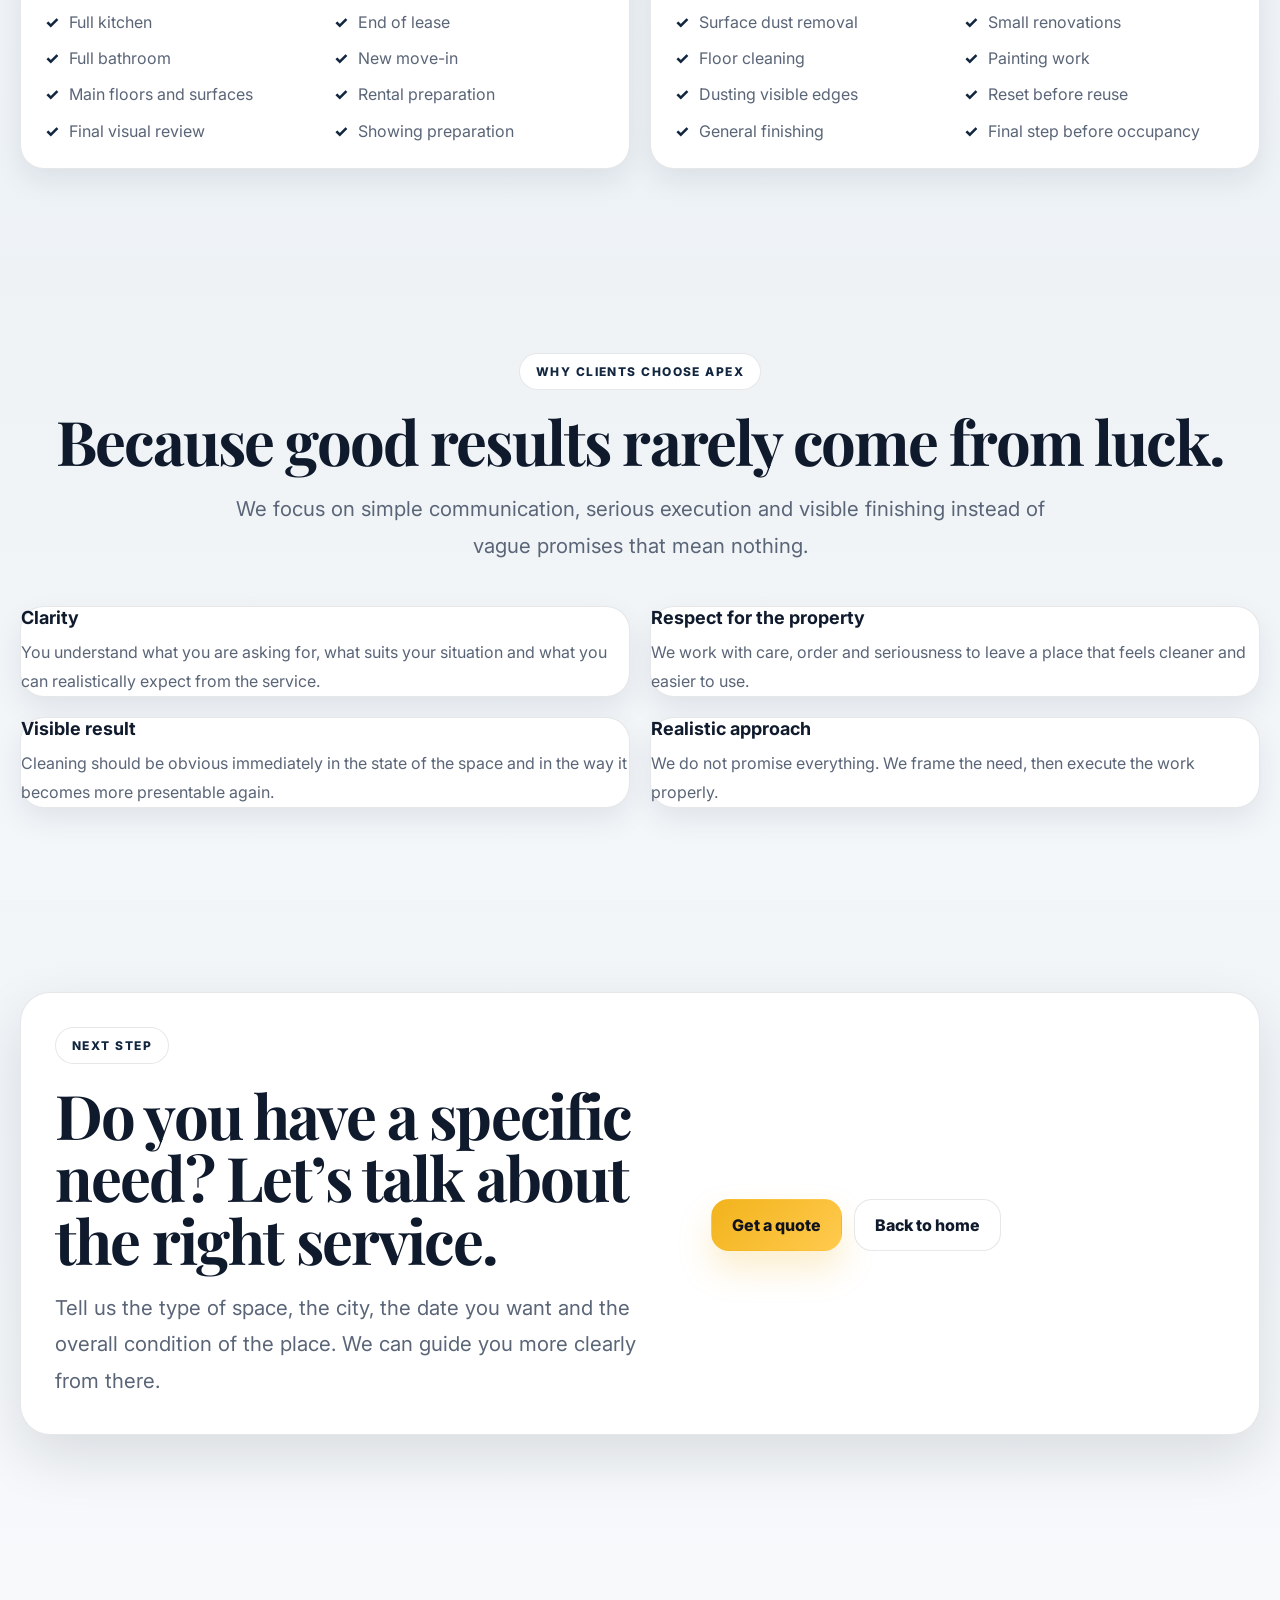
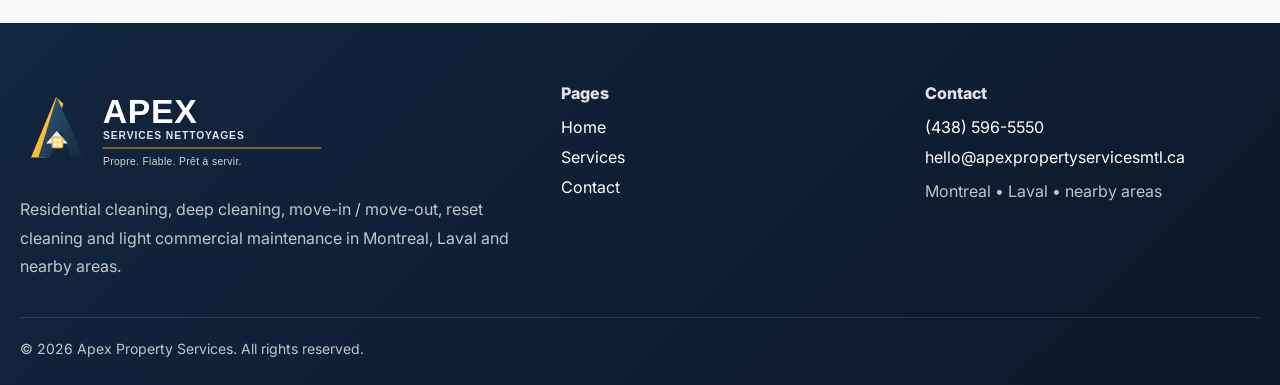
<file: services-en.html>
<!DOCTYPE html>
<html lang="en">
<head>
  <meta charset="UTF-8">
  <meta name="viewport" content="width=device-width, initial-scale=1.0">
  <title>Apex Services Nettoyages | Cleaning Services</title>
  <meta name="description" content="Discover Apex services: residential cleaning, deep cleaning, move-in / move-out and post-renovation cleaning.">
  <link rel="preconnect" href="https://fonts.googleapis.com">
  <link rel="preconnect" href="https://fonts.gstatic.com" crossorigin>
  <link href="https://fonts.googleapis.com/css2?family=Inter:wght@400;500;600;700;800&family=Playfair+Display:wght@600;700;800&display=swap" rel="stylesheet">
  <link rel="stylesheet" href="assets/css/style.css">
  <link rel="icon" type="image/svg+xml" href="assets/images/branding/favicon.svg">
  <link rel="icon" type="image/x-icon" href="assets/images/branding/favicon.ico">
  <link rel="icon" type="image/png" sizes="32x32" href="assets/images/branding/favicon-32.png">
  <link rel="icon" type="image/png" sizes="16x16" href="assets/images/branding/favicon-16.png">
  <link rel="apple-touch-icon" sizes="180x180" href="assets/images/branding/apple-touch-icon.png">
</head>
  <!-- Google tag (gtag.js) -->
<script async src="https://www.googletagmanager.com/gtag/js?id=G-Y4L0E1NYHR"></script>
<script>
  window.dataLayer = window.dataLayer || [];
  function gtag(){dataLayer.push(arguments);}
  gtag('js', new Date());

  gtag('config', 'G-Y4L0E1NYHR');
</script>
<body>
  <div class="aps-site">
    <header class="aps-header" id="apsHeader">
      <div class="aps-container aps-header__inner">
        <a class="aps-brand" href="index-en.html" aria-label="Apex Property Services">
          <img class="aps-brand__mark" src="assets/images/branding/logo-mark.svg" alt="">
          <span class="aps-brand__text">APEX SERVICES NETTOYAGES</span>
        </a>

        <nav class="aps-nav" aria-label="Primary navigation">
          <a class="" href="index-en.html">Home</a>
          <a class="active" href="services-en.html">Services</a>
          <a class="" href="contact-en.html">Contact</a>
        </nav>

        <div class="aps-header__actions">
          <a class="aps-lang" href="services.html" aria-label="Passer en français">
            <span class="aps-lang__icon">🌐</span>
            <span class="aps-lang__text">FR</span>
          </a>
          <a class="aps-phone" href="tel:+14385965550">(438) 596-5550</a>
          <a class="aps-btn aps-btn--gold" href="contact-en.html#quote">Get a quote</a>
          <button class="aps-burger" id="apsBurger" aria-label="Open menu" aria-expanded="false" type="button">
            <span></span>
          </button>
        </div>
      </div>

      <div class="aps-container">
        <div class="aps-mobile" id="apsMobile">
          <a class="aps-lang" href="services.html" aria-label="Passer en français">
            <span class="aps-lang__icon">🌐</span>
            <span class="aps-lang__text">FR</span>
          </a>
          <a href="index-en.html">Home</a>
          <a href="services-en.html">Services</a>
          <a href="contact-en.html">Contact</a>
          <a class="aps-mobile__cta" href="contact-en.html#quote">Get a quote</a>
        </div>
      </div>
    </header>

    
<main class="aps-page">
  <section class="aps-pageHero">
    <div class="aps-container">
      <div class="aps-pageHero__card">
        <div class="aps-pageHero__grid">
          <div>
            <span class="aps-eyebrow">Services</span>
            <h1 class="aps-h2">Services built for real needs, not for filling a page.</h1>
            <p class="aps-lead aps-lead--left">
              At Apex, each service answers a specific context: regular cleaning, deep cleaning,
              between-occupants reset, post-renovation cleaning or light commercial maintenance.
            </p>
            <div class="aps-metaRow">
              <span class="aps-metaPill">Maintenance cleaning</span>
              <span class="aps-metaPill">Deep cleaning</span>
              <span class="aps-metaPill">Move-in / move-out</span>
              <span class="aps-metaPill">Post-renovation</span>
            </div>
          </div>
          <aside class="aps-pageHero__aside">
            <strong>What you gain</strong>
            <ul class="aps-pageHero__list">
              <li><span>✓</span><div>A service that better matches the real condition of the place.</div></li>
              <li><span>✓</span><div>Clearer guidance on which intervention to request.</div></li>
              <li><span>✓</span><div>A more coherent result because the work is framed properly from the start.</div></li>
            </ul>
          </aside>
        </div>
      </div>
    </div>
  </section>

  <section class="aps-section">
    <div class="aps-container">
      <div class="aps-details">
        <article class="aps-detailCard" id="residential">
          <div class="aps-detailCard__top">
            <div>
              <span class="aps-tag aps-tag--blue">Maintenance cleaning</span>
              <h2 class="aps-h3" style="margin-top:12px">Maintenance cleaning</h2>
               <div class= "service-price">Starting At 119$ <span class="service-price-size">(1½)</span></div>
            </div>
            <div class="aps-serviceCard__icon">🏠</div>
          </div>
          <p>For homes, apartments and condos that need reliable cleaning, good care and a cleaner feel day to day.</p>
          <div class="aps-checkCols">
            <div>
              <div class="aps-miniTitle">This may include</div>
              <ul>
                <li>Dusting accessible surfaces</li>
                <li>Kitchen cleaning</li>
                <li>Bathroom cleaning</li>
                <li>Vacuuming and floor washing</li>
              </ul>
            </div>
            <div>
              <div class="aps-miniTitle">Ideal for</div>
              <ul>
                <li>Occupied homes</li>
                <li>Apartments and condos</li>
                <li>Clients who want to save time</li>
                <li>One-time or recurring upkeep</li>
              </ul>
            </div>
          </div>
        </article>

        <article class="aps-detailCard" id="deep-cleaning">
          <div class="aps-detailCard__top">
            <div>
              <span class="aps-tag aps-tag--gold">Reset cleaning</span>
              <h2 class="aps-h3" style="margin-top:12px">Deep cleaning</h2>
              <div class= "service-price">Starting At 159$ <span class="service-price-size">(1½)</span></div>
            </div>
            <div class="aps-serviceCard__icon">🧽</div>
          </div>
          <p>When standard maintenance is not enough, this service goes further to recover neglected areas and improve the overall feel of the place.</p>
          <div class="aps-checkCols">
            <div>
              <div class="aps-miniTitle">This may include</div>
              <ul>
                <li>Heavier degreasing</li>
                <li>Corners, baseboards and visible edges</li>
                <li>Handles and touch points</li>
                <li>More complete finishing</li>
              </ul>
            </div>
            <div>
              <div class="aps-miniTitle">Ideal for</div>
              <ul>
                <li>Reset cleaning</li>
                <li>Seasonal refresh</li>
                <li>Preparing for visits</li>
                <li>Spaces left without maintenance</li>
              </ul>
            </div>
          </div>
        </article>

        <article class="aps-detailCard" id="move-in-out">
          <div class="aps-detailCard__top">
            <div>
              <span class="aps-tag aps-tag--blue">Move-in / move-out</span>
              <h2 class="aps-h3" style="margin-top:12px">Before / after moving</h2>
              <div class= "service-price">Starting At 149$ <span class="service-price-size">(1½)</span></div>
            </div>
            <div class="aps-serviceCard__icon">📦</div>
          </div>
          <p>Designed to leave a unit cleaner, sharper and more presentable at the right moment: key handover, new arrival, rental prep or showing.</p>
          <div class="aps-checkCols">
            <div>
              <div class="aps-miniTitle">This may include</div>
              <ul>
                <li>Full kitchen</li>
                <li>Full bathroom</li>
                <li>Main floors and surfaces</li>
                <li>Final visual review</li>
              </ul>
            </div>
            <div>
              <div class="aps-miniTitle">Ideal for</div>
              <ul>
                <li>End of lease</li>
                <li>New move-in</li>
                <li>Rental preparation</li>
                <li>Showing preparation</li>
              </ul>
            </div>
          </div>
        </article>

        <article class="aps-detailCard" id="post-renovation">
          <div class="aps-detailCard__top">
            <div>
              <span class="aps-tag aps-tag--gold">Dust / residue</span>
              <h2 class="aps-h3" style="margin-top:12px">Post-renovation</h2>
              <div class= "service-price">Starting At 179$ <span class="service-price-size">(1½)</span></div>
            </div>
            <div class="aps-serviceCard__icon">🛠️</div>
          </div>
          <p>After work is done, even light work, dust and residue can stay everywhere. This service helps make the place cleaner, healthier and ready to use again.</p>
          <div class="aps-checkCols">
            <div>
              <div class="aps-miniTitle">This may include</div>
              <ul>
                <li>Surface dust removal</li>
                <li>Floor cleaning</li>
                <li>Dusting visible edges</li>
                <li>General finishing</li>
              </ul>
            </div>
            <div>
              <div class="aps-miniTitle">Ideal for</div>
              <ul>
                <li>Small renovations</li>
                <li>Painting work</li>
                <li>Reset before reuse</li>
                <li>Final step before occupancy</li>
              </ul>
            </div>
          </div>
        </article>
      </div>
    </div>
  </section>

  <section class="aps-section aps-section--soft">
    <div class="aps-container">
      <div class="aps-head">
        <span class="aps-eyebrow">Why clients choose Apex</span>
        <h2 class="aps-h2">Because good results rarely come from luck.</h2>
        <p class="aps-lead">We focus on simple communication, serious execution and visible finishing instead of vague promises that mean nothing.</p>
      </div>
      <div class="aps-faqGrid">
        <div class="aps-faqCard"><strong>Clarity</strong><p>You understand what you are asking for, what suits your situation and what you can realistically expect from the service.</p></div>
        <div class="aps-faqCard"><strong>Respect for the property</strong><p>We work with care, order and seriousness to leave a place that feels cleaner and easier to use.</p></div>
        <div class="aps-faqCard"><strong>Visible result</strong><p>Cleaning should be obvious immediately in the state of the space and in the way it becomes more presentable again.</p></div>
        <div class="aps-faqCard"><strong>Realistic approach</strong><p>We do not promise everything. We frame the need, then execute the work properly.</p></div>
      </div>
    </div>
  </section>

  <section class="aps-section">
    <div class="aps-container">
      <div class="aps-finalCta">
        <div>
          <span class="aps-eyebrow">Next step</span>
          <h2 class="aps-h2">Do you have a specific need? Let’s talk about the right service.</h2>
          <p class="aps-lead aps-lead--left">Tell us the type of space, the city, the date you want and the overall condition of the place. We can guide you more clearly from there.</p>
        </div>
        <div class="aps-finalCta__actions">
          <a class="aps-btn aps-btn--gold" href="contact-en.html#quote">Get a quote</a>
          <a class="aps-btn aps-btn--soft" href="index-en.html">Back to home</a>
        </div>
      </div>
    </div>
  </section>
</main>


    <footer class="aps-footer">
      <div class="aps-container aps-footer__grid">
        <div>
          <div class="aps-footer__brand"><img src="assets/images/branding/logo-horizontal-light.svg" alt="Apex Property Services"></div>
          <p>Residential cleaning, deep cleaning, move-in / move-out, reset cleaning and light commercial maintenance in Montreal, Laval and nearby areas.</p>
        </div>
        <div>
          <div class="aps-footer__title">Pages</div>
          <a href="index-en.html">Home</a>
          <a href="services-en.html">Services</a>
          <a href="contact-en.html">Contact</a>
        </div>
        <div>
          <div class="aps-footer__title">Contact</div>
          <a href="tel:+14385965550">(438) 596-5550</a>
          <a href="mailto:hello@apexpropertyservicesmtl.ca">hello@apexpropertyservicesmtl.ca</a>
          <span>Montreal • Laval • nearby areas</span>
        </div>
      </div>
      <div class="aps-container aps-footer__bottom">
        <span>© <span data-year></span> Apex Property Services. All rights reserved.</span>
      </div>
    </footer>
  </div>
  <script src="assets/js/main.js"></script>
</body>
</html>
</file>
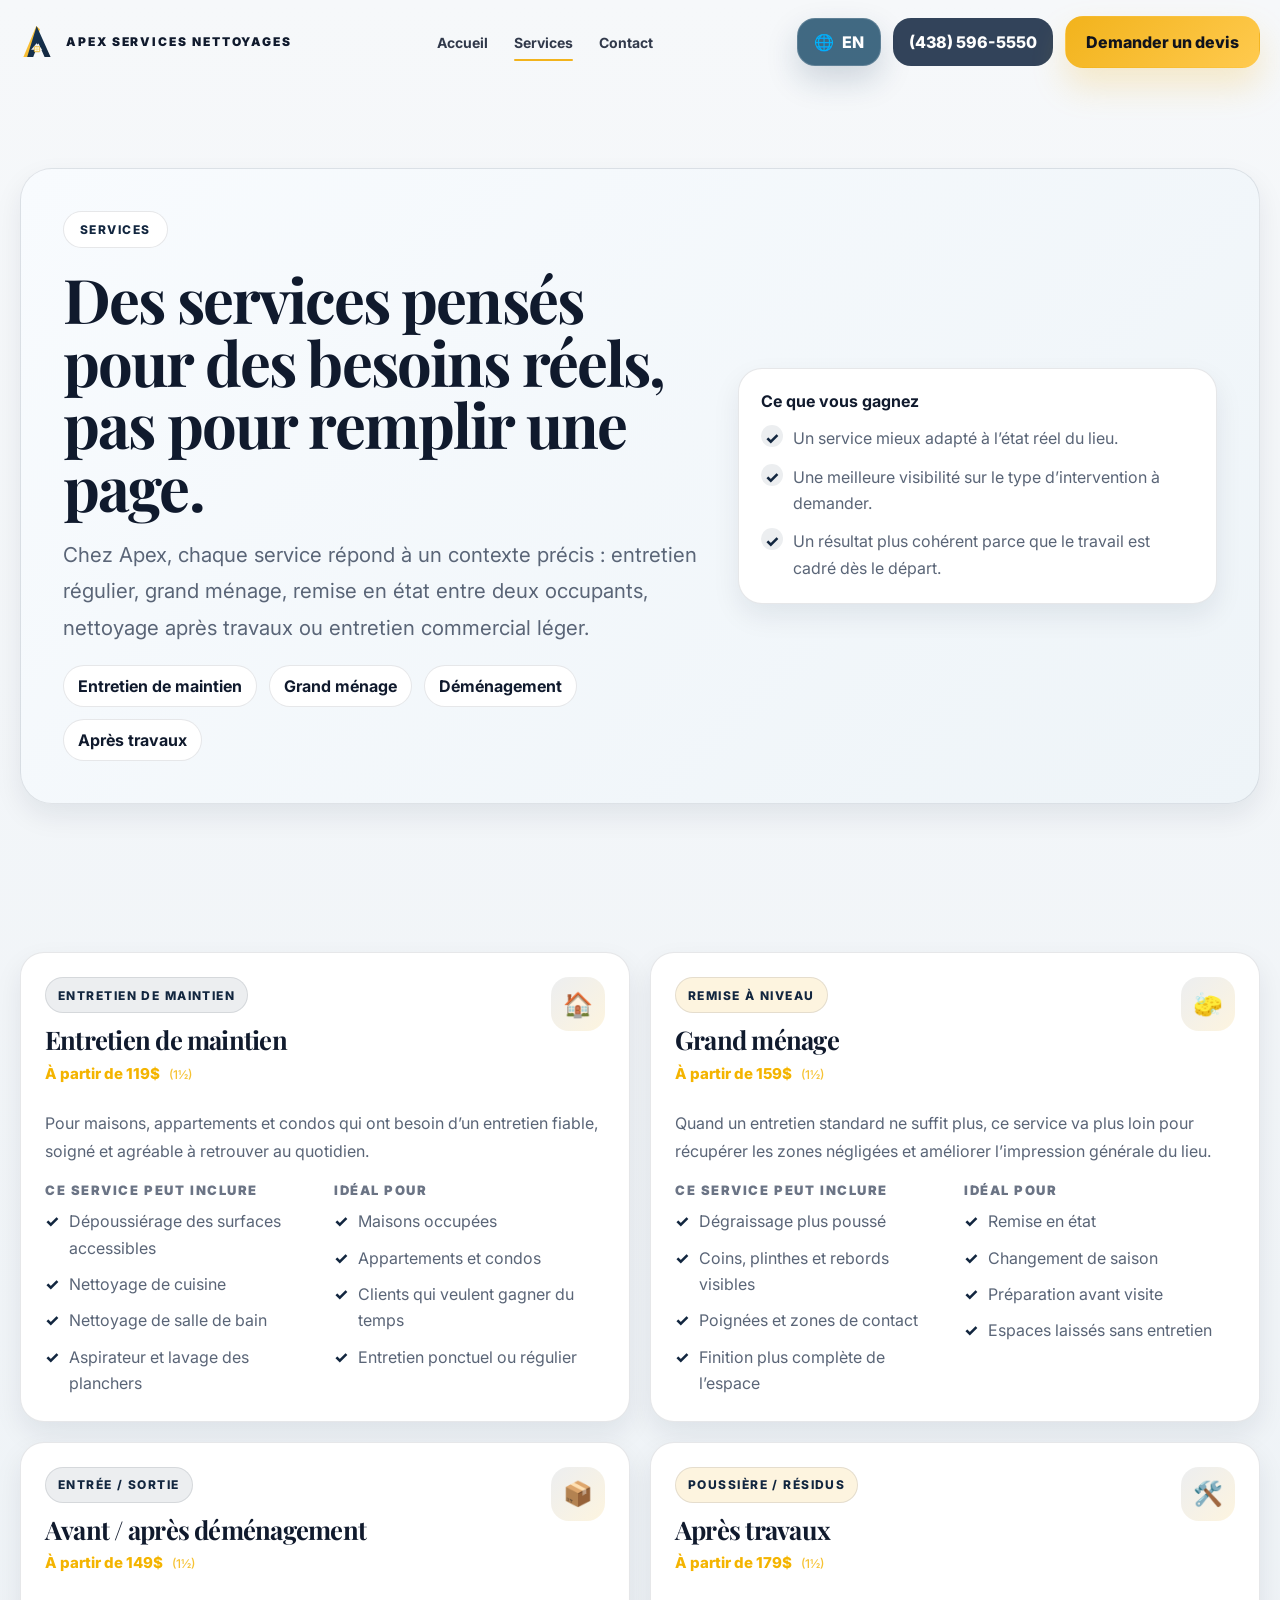
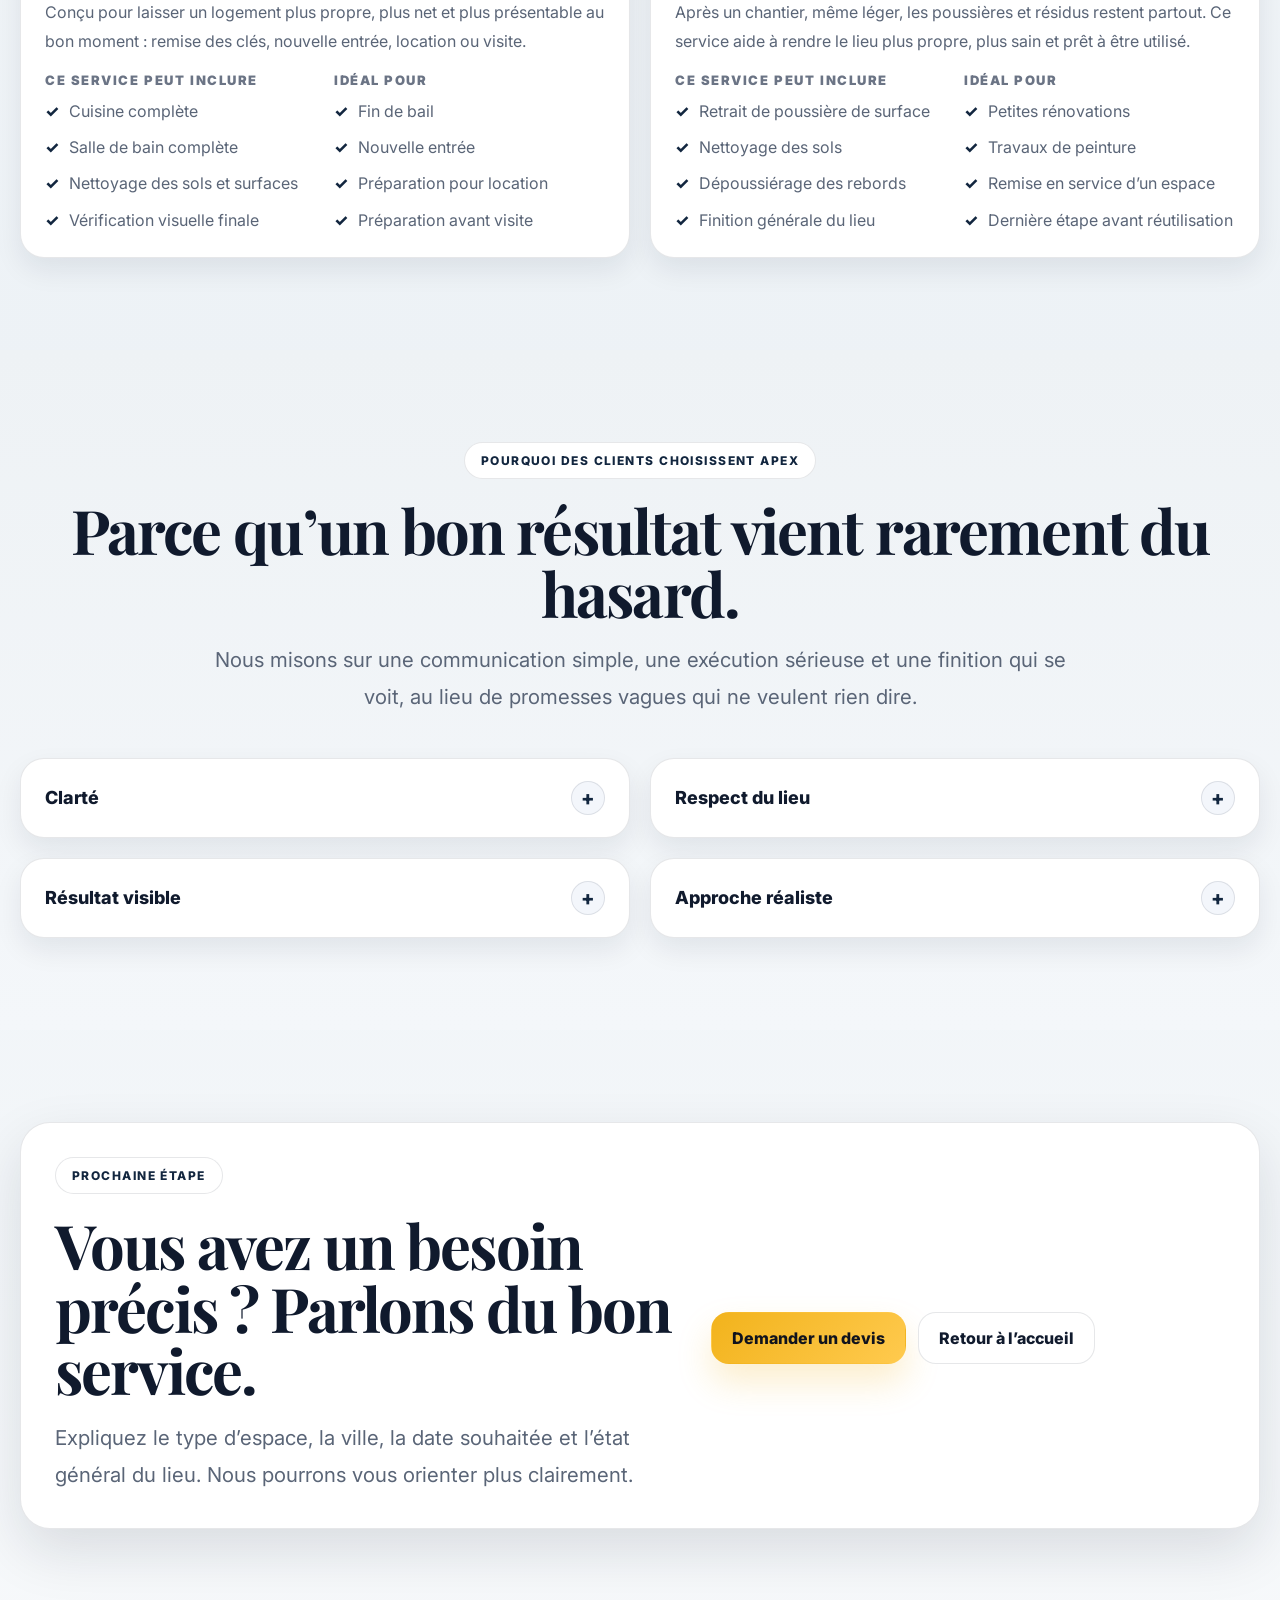
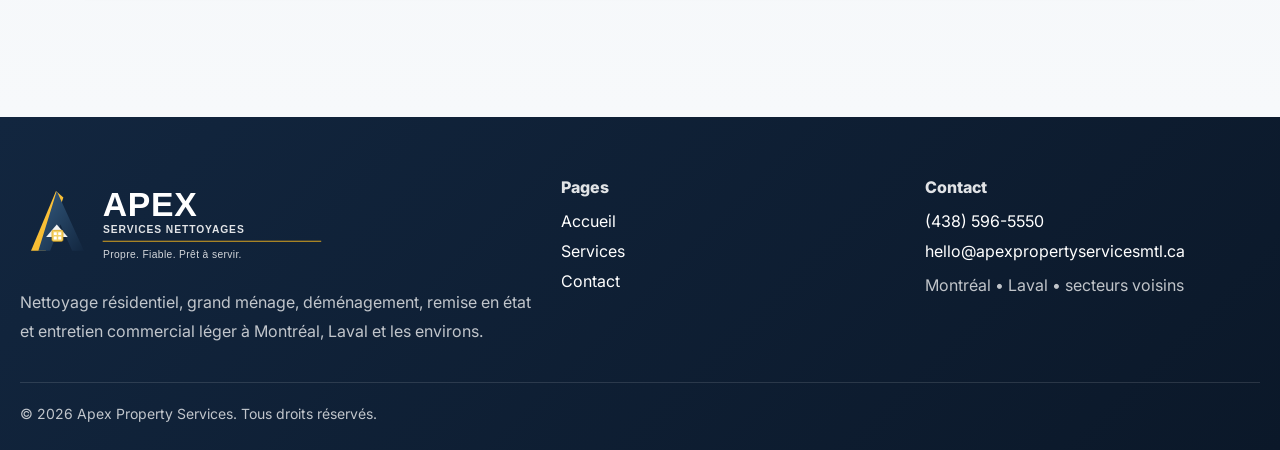
<file: services.html>
<!DOCTYPE html>
<html lang="fr">
<head>
  <meta charset="UTF-8">
  <meta name="viewport" content="width=device-width, initial-scale=1.0">
  <title>Apex Services Nettoyages | Services de nettoyage</title>
  <meta name="description" content="Découvrez les services Apex : résidentiel, grand ménage, déménagement et après travaux.">
  <link rel="preconnect" href="https://fonts.googleapis.com">
  <link rel="preconnect" href="https://fonts.gstatic.com" crossorigin>
  <link href="https://fonts.googleapis.com/css2?family=Inter:wght@400;500;600;700;800&family=Playfair+Display:wght@600;700;800&display=swap" rel="stylesheet">
  <link rel="stylesheet" href="assets/css/style.css">
  <link rel="icon" type="image/svg+xml" href="assets/images/branding/favicon.svg">
  <link rel="icon" type="image/x-icon" href="assets/images/branding/favicon.ico">
  <link rel="icon" type="image/png" sizes="32x32" href="assets/images/branding/favicon-32.png">
  <link rel="icon" type="image/png" sizes="16x16" href="assets/images/branding/favicon-16.png">
  <link rel="apple-touch-icon" sizes="180x180" href="assets/images/branding/apple-touch-icon.png">
</head>
  <!-- Google tag (gtag.js) -->
<script async src="https://www.googletagmanager.com/gtag/js?id=G-Y4L0E1NYHR"></script>
<script>
  window.dataLayer = window.dataLayer || [];
  function gtag(){dataLayer.push(arguments);}
  gtag('js', new Date());

  gtag('config', 'G-Y4L0E1NYHR');
</script>
<body>
  <div class="aps-site">
    <header class="aps-header" id="apsHeader">
      <div class="aps-container aps-header__inner">
        <a class="aps-brand" href="index.html" aria-label="Apex Property Services">
          <img class="aps-brand__mark" src="assets/images/branding/logo-mark.svg" alt="">
          <span class="aps-brand__text">APEX SERVICES NETTOYAGES</span>
        </a>

        <nav class="aps-nav" aria-label="Primary navigation">
          <a class="" href="index.html">Accueil</a>
          <a class="active" href="services.html">Services</a>
          <a class="" href="contact.html">Contact</a>
        </nav>

        <div class="aps-header__actions">
          <a class="aps-lang" href="services-en.html" aria-label="Switch to English">
            <span class="aps-lang__icon">🌐</span>
            <span class="aps-lang__text">EN</span>
          </a>
          <a class="aps-phone" href="tel:+14385965550">(438) 596-5550</a>
          <a class="aps-btn aps-btn--gold" href="contact.html#quote">Demander un devis</a>
          <button class="aps-burger" id="apsBurger" aria-label="Open menu" aria-expanded="false" type="button">
            <span></span>
          </button>
        </div>
      </div>

      <div class="aps-container">
        <div class="aps-mobile" id="apsMobile">
          <a class="aps-lang" href="services-en.html" aria-label="Switch to English">
            <span class="aps-lang__icon">🌐</span>
            <span class="aps-lang__text">EN</span>
          </a>
          <a href="index.html">Accueil</a>
          <a href="services.html">Services</a>
          <a href="contact.html">Contact</a>
          <a class="aps-mobile__cta" href="contact.html#quote">Demander un devis</a>
        </div>
      </div>
    </header>

    
<main class="aps-page">
  <section class="aps-pageHero">
    <div class="aps-container">
      <div class="aps-pageHero__card">
        <div class="aps-pageHero__grid">
          <div>
            <span class="aps-eyebrow">Services</span>
            <h1 class="aps-h2">Des services pensés pour des besoins réels, pas pour remplir une page.</h1>
            <p class="aps-lead aps-lead--left">
              Chez Apex, chaque service répond à un contexte précis : entretien régulier, grand ménage,
              remise en état entre deux occupants, nettoyage après travaux ou entretien commercial léger.
            </p>
            <div class="aps-metaRow">
              <span class="aps-metaPill">Entretien de maintien</span>
              <span class="aps-metaPill">Grand ménage</span>
              <span class="aps-metaPill">Déménagement</span>
              <span class="aps-metaPill">Après travaux</span>
            </div>
          </div>
          <aside class="aps-pageHero__aside">
            <strong>Ce que vous gagnez</strong>
            <ul class="aps-pageHero__list">
              <li><span>✓</span><div>Un service mieux adapté à l’état réel du lieu.</div></li>
              <li><span>✓</span><div>Une meilleure visibilité sur le type d’intervention à demander.</div></li>
              <li><span>✓</span><div>Un résultat plus cohérent parce que le travail est cadré dès le départ.</div></li>
            </ul>
          </aside>
        </div>
      </div>
    </div>
  </section>

  <section class="aps-section">
    <div class="aps-container">
      <div class="aps-details">
        <article class="aps-detailCard" id="residentiel">
          <div class="aps-detailCard__top">
            <div>
              <span class="aps-tag aps-tag--blue">Entretien de maintien</span>
              <h2 class="aps-h3" style="margin-top:12px">Entretien de maintien</h2>
              <div class= "service-price">À partir de 119$ <span class="service-price-size">(1½)</span></div>
            </div>
            <div class="aps-serviceCard__icon">🏠</div>
          </div>
          <p>Pour maisons, appartements et condos qui ont besoin d’un entretien fiable, soigné et agréable à retrouver au quotidien.</p>
          <div class="aps-checkCols">
            <div>
              <div class="aps-miniTitle">Ce service peut inclure</div>
              <ul>
                <li>Dépoussiérage des surfaces accessibles</li>
                <li>Nettoyage de cuisine</li>
                <li>Nettoyage de salle de bain</li>
                <li>Aspirateur et lavage des planchers</li>
              </ul>
            </div>
            <div>
              <div class="aps-miniTitle">Idéal pour</div>
              <ul>
                <li>Maisons occupées</li>
                <li>Appartements et condos</li>
                <li>Clients qui veulent gagner du temps</li>
                <li>Entretien ponctuel ou régulier</li>
              </ul>
            </div>
          </div>
        </article>

        <article class="aps-detailCard" id="grand-menage">
          <div class="aps-detailCard__top">
            <div>
              <span class="aps-tag aps-tag--gold">Remise à niveau</span>
              <h2 class="aps-h3" style="margin-top:12px">Grand ménage</h2>
              <div class= "service-price">À partir de 159$ <span class="service-price-size">(1½)</span></div>
            </div>
            <div class="aps-serviceCard__icon">🧽</div>
          </div>
          <p>Quand un entretien standard ne suffit plus, ce service va plus loin pour récupérer les zones négligées et améliorer l’impression générale du lieu.</p>
          <div class="aps-checkCols">
            <div>
              <div class="aps-miniTitle">Ce service peut inclure</div>
              <ul>
                <li>Dégraissage plus poussé</li>
                <li>Coins, plinthes et rebords visibles</li>
                <li>Poignées et zones de contact</li>
                <li>Finition plus complète de l’espace</li>
              </ul>
            </div>
            <div>
              <div class="aps-miniTitle">Idéal pour</div>
              <ul>
                <li>Remise en état</li>
                <li>Changement de saison</li>
                <li>Préparation avant visite</li>
                <li>Espaces laissés sans entretien</li>
              </ul>
            </div>
          </div>
        </article>

        <article class="aps-detailCard" id="demenagement">
          <div class="aps-detailCard__top">
            <div>
              <span class="aps-tag aps-tag--blue">Entrée / sortie</span>
              <h2 class="aps-h3" style="margin-top:12px">Avant / après déménagement</h2>
              <div class= "service-price">À partir de 149$ <span class="service-price-size">(1½)</span></div>
            </div>
            <div class="aps-serviceCard__icon">📦</div>
          </div>
          <p>Conçu pour laisser un logement plus propre, plus net et plus présentable au bon moment : remise des clés, nouvelle entrée, location ou visite.</p>
          <div class="aps-checkCols">
            <div>
              <div class="aps-miniTitle">Ce service peut inclure</div>
              <ul>
                <li>Cuisine complète</li>
                <li>Salle de bain complète</li>
                <li>Nettoyage des sols et surfaces</li>
                <li>Vérification visuelle finale</li>
              </ul>
            </div>
            <div>
              <div class="aps-miniTitle">Idéal pour</div>
              <ul>
                <li>Fin de bail</li>
                <li>Nouvelle entrée</li>
                <li>Préparation pour location</li>
                <li>Préparation avant visite</li>
              </ul>
            </div>
          </div>
        </article>

        <article class="aps-detailCard" id="apres-travaux">
          <div class="aps-detailCard__top">
            <div>
              <span class="aps-tag aps-tag--gold">Poussière / résidus</span>
              <h2 class="aps-h3" style="margin-top:12px">Après travaux</h2>
              <div class= "service-price">À partir de 179$ <span class="service-price-size">(1½)</span></div>
            </div>
            <div class="aps-serviceCard__icon">🛠️</div>
          </div>
          <p>Après un chantier, même léger, les poussières et résidus restent partout. Ce service aide à rendre le lieu plus propre, plus sain et prêt à être utilisé.</p>
          <div class="aps-checkCols">
            <div>
              <div class="aps-miniTitle">Ce service peut inclure</div>
              <ul>
                <li>Retrait de poussière de surface</li>
                <li>Nettoyage des sols</li>
                <li>Dépoussiérage des rebords</li>
                <li>Finition générale du lieu</li>
              </ul>
            </div>
            <div>
              <div class="aps-miniTitle">Idéal pour</div>
              <ul>
                <li>Petites rénovations</li>
                <li>Travaux de peinture</li>
                <li>Remise en service d’un espace</li>
                <li>Dernière étape avant réutilisation</li>
              </ul>
            </div>
          </div>
        </article>
      </div>
    </div>
  </section>

  <section class="aps-section aps-section--soft">
    <div class="aps-container">
      <div class="aps-head">
        <span class="aps-eyebrow">Pourquoi des clients choisissent Apex</span>
        <h2 class="aps-h2">Parce qu’un bon résultat vient rarement du hasard.</h2>
        <p class="aps-lead">Nous misons sur une communication simple, une exécution sérieuse et une finition qui se voit, au lieu de promesses vagues qui ne veulent rien dire.</p>
      </div>
      <div class="aps-faqGrid">
        <div class="aps-faqCard aps-accordion">
          <button class="aps-accordion__trigger" type="button" aria-expanded="false">
            <span>Clarté</span>
            <span class="aps-accordion__icon">+</span>
          </button>
          <div class="aps-accordion__content">
            <p>Vous comprenez mieux ce que vous demandez, ce qui est adapté à votre situation et ce que vous pouvez réellement attendre du service choisi.</p>
          </div>
        </div>
        <div class="aps-faqCard aps-accordion">
          <button class="aps-accordion__trigger" type="button" aria-expanded="false">
            <span>Respect du lieu</span>
            <span class="aps-accordion__icon">+</span>
          </button>
          <div class="aps-accordion__content">
            <p>Nous travaillons avec attention, ordre et sérieux pour laisser un espace plus cohérent, plus agréable et mieux tenu après notre passage.</p>
          </div>
        </div>
        <div class="aps-faqCard aps-accordion">
          <button class="aps-accordion__trigger" type="button" aria-expanded="false">
            <span>Résultat visible</span>
            <span class="aps-accordion__icon">+</span>
          </button>
          <div class="aps-accordion__content">
            <p>Le nettoyage doit se remarquer immédiatement dans l’état du lieu, dans les surfaces, dans les volumes dégagés et dans l’impression générale du résultat.</p>
          </div>
        </div>
        <div class="aps-faqCard aps-accordion">
          <button class="aps-accordion__trigger" type="button" aria-expanded="false">
            <span>Approche réaliste</span>
            <span class="aps-accordion__icon">+</span>
          </button>
          <div class="aps-accordion__content">
            <p>Nous ne promettons pas n’importe quoi. Nous regardons le besoin réel, nous cadrons la demande correctement et nous exécutons le service avec sérieux.</p>
          </div>
        </div>
      </div>
    </div>
  </section>

  <section class="aps-section">
    <div class="aps-container">
      <div class="aps-finalCta">
        <div>
          <span class="aps-eyebrow">Prochaine étape</span>
          <h2 class="aps-h2">Vous avez un besoin précis ? Parlons du bon service.</h2>
          <p class="aps-lead aps-lead--left">Expliquez le type d’espace, la ville, la date souhaitée et l’état général du lieu. Nous pourrons vous orienter plus clairement.</p>
        </div>
        <div class="aps-finalCta__actions">
          <a class="aps-btn aps-btn--gold" href="contact.html#quote">Demander un devis</a>
          <a class="aps-btn aps-btn--soft" href="index.html">Retour à l’accueil</a>
        </div>
      </div>
    </div>
  </section>
</main>


    <footer class="aps-footer">
      <div class="aps-container aps-footer__grid">
        <div>
          <div class="aps-footer__brand"><img src="assets/images/branding/logo-horizontal-light.svg" alt="Apex Property Services"></div>
          <p>Nettoyage résidentiel, grand ménage, déménagement, remise en état et entretien commercial léger à Montréal, Laval et les environs.</p>
        </div>
        <div>
          <div class="aps-footer__title">Pages</div>
          <a href="index.html">Accueil</a>
          <a href="services.html">Services</a>
          <a href="contact.html">Contact</a>
        </div>
        <div>
          <div class="aps-footer__title">Contact</div>
          <a href="tel:+14385965550">(438) 596-5550</a>
          <a href="mailto:hello@apexpropertyservicesmtl.ca">hello@apexpropertyservicesmtl.ca</a>
          <span>Montréal • Laval • secteurs voisins</span>
        </div>
      </div>
      <div class="aps-container aps-footer__bottom">
        <span>© <span data-year></span> Apex Property Services. Tous droits réservés.</span>
      </div>
    </footer>
  </div>
  <script src="assets/js/main.js"></script>
</body>
</html>
</file>
<file: assets/css/style.css>
:root{
  --bg:#eef2f5;
  --bg-soft:#f6f8fa;
  --card:#ffffff;
  --ink:#101a2d;
  --muted:#5a6577;
  --navy:#12263f;
  --navy-2:#183a58;
  --gold:#f2b31c;
  --gold-2:#ffca4e;
  --line:rgba(16,26,45,.10);
  --shadow-sm:0 12px 28px rgba(16,26,45,.08);
  --shadow-md:0 22px 56px rgba(16,26,45,.12);
  --shadow-lg:0 28px 72px rgba(12,20,36,.18);
  --radius:24px;
  --radius-sm:18px;
  --container:1240px;
}
*{box-sizing:border-box}
html{scroll-behavior:smooth}
body{
  margin:0;
  font-family:"Inter",system-ui,-apple-system,Segoe UI,Roboto,Arial,sans-serif;
  color:var(--ink);
  background:var(--bg-soft);
}
.service-price{
  display:block;
  margin-top: 9px;
  margin-bottom: 10px;
  font-size: 15px;
  font-weight: 800;
  color: #F4B400; 
  }
.service-price-size{
  font-size: 12px;
  font-weight: 500;
  margin-left: 6px;
  opacity: 0.8;
}
img{max-width:100%;display:block}
a{text-decoration:none;color:inherit}
button,input,select,textarea{font:inherit}
.aps-site{overflow-x:hidden}
.aps-container{width:min(var(--container), calc(100% - 32px)); margin-inline:auto}
.aps-page{
  padding-top:120px;
  padding-bottom:96px;
  background:linear-gradient(180deg,var(--bg-soft),#edf2f6 60%, #f7f9fb 100%);
}
.aps-section{padding:92px 0}
.aps-section--soft{background:linear-gradient(180deg,var(--bg),#f4f7fa)}
.aps-section--dark{
  background:
    radial-gradient(1000px 560px at 20% 20%, rgba(255,203,80,.10), transparent 55%),
    radial-gradient(900px 500px at 80% 10%, rgba(77,150,255,.10), transparent 60%),
    linear-gradient(135deg, var(--navy) 0%, #0b1d31 100%);
  color:#fff;
}
.aps-pageHero{
  padding:48px 0 28px;
}
.aps-pageHero__card{
  background:linear-gradient(135deg,#f8fbfe,#eef4f8);
  border:1px solid var(--line);
  border-radius:32px;
  padding:42px;
  box-shadow:var(--shadow-sm);
}
.aps-pageHero__grid{
  display:grid;
  grid-template-columns:1.15fr .85fr;
  gap:28px;
  align-items:center;
}
.aps-pageHero__aside{
  background:#fff;
  border:1px solid var(--line);
  border-radius:24px;
  padding:22px;
  box-shadow:var(--shadow-sm);
}
.aps-pageHero__list{
  margin:14px 0 0;
  padding:0;
  list-style:none;
  display:grid;
  gap:12px;
}
.aps-pageHero__list li{
  display:flex; gap:10px; align-items:flex-start;
  color:var(--muted); line-height:1.65;
}
.aps-pageHero__list span{
  width:22px;height:22px;flex:0 0 22px;
  display:grid;place-items:center;
  border-radius:999px;background:rgba(18,38,63,.08);color:var(--navy);font-weight:800
}
.aps-header{
  position:fixed; inset:0 0 auto 0; z-index:1000;
  padding:16px 0;
  transition:.24s ease;
}
.aps-header.is-scrolled{
  background:rgba(255,255,255,.86);
  backdrop-filter:blur(14px);
  box-shadow:0 14px 40px rgba(16,26,45,.12);
  padding:12px 0;
}
.aps-header__inner{
  display:flex; align-items:center; justify-content:space-between; gap:18px;
}
.aps-brand{display:flex;align-items:center;gap:12px}
.aps-brand__mark{display:block; width:34px; height:40px; flex:0 0 34px}
.aps-brand__text{
  font-weight:900; letter-spacing:.16em; text-transform:uppercase;
  font-size:12px; line-height:1.1;
}
.aps-nav{
  display:flex; align-items:center; gap:26px;
}
.aps-nav a{
  font-weight:700; font-size:14px; color:rgba(16,26,45,.86); position:relative;
}
.aps-nav a.active::after,
.aps-nav a:hover::after{
  content:""; position:absolute; left:0; right:0; bottom:-10px; height:2px;
  border-radius:2px; background:var(--gold);
}
.aps-header__actions{display:flex; align-items:center; gap:12px}
.aps-lang,.aps-phone,.aps-btn,.aps-burger,.aps-mobile__cta{
  border-radius:18px;
}
.aps-lang{
  display:inline-flex; align-items:center; gap:8px;
  height:48px; padding:0 16px;
  border:1px solid rgba(255,255,255,.16);
  background:rgba(25,74,104,.82);
  color:#fff; box-shadow:0 14px 32px rgba(20,58,88,.18);
  font-weight:800; cursor:pointer;
}
.aps-header.is-scrolled .aps-lang{
  background:rgba(20,58,88,.92);
}
.aps-lang__icon{font-size:16px}
.aps-phone{
  display:inline-flex; align-items:center; justify-content:center;
  height:48px; padding:0 16px;
  color:#fff; font-weight:800; background:rgba(18,38,63,.86);
}
.aps-header.is-scrolled .aps-phone{background:var(--navy)}
.aps-btn{
  display:inline-flex; align-items:center; justify-content:center; gap:10px;
  min-height:52px; padding:0 20px;
  border:1px solid transparent; font-weight:800; transition:.2s ease;
  cursor:pointer;
}
.aps-btn:hover{transform:translateY(-2px)}
.aps-btn--gold{
  background:linear-gradient(135deg,var(--gold),var(--gold-2));
  color:#10131d; box-shadow:0 18px 34px rgba(242,179,28,.22);
}
.aps-btn--navy{
  background:var(--navy); color:#fff; box-shadow:0 18px 34px rgba(18,38,63,.18);
}
.aps-btn--soft{
  background:#fff; color:var(--ink); border-color:var(--line);
}
.aps-btn--ghost{
  background:transparent; color:#fff; border-color:rgba(255,255,255,.28);
}
.aps-btn--full{width:100%}
.aps-burger{
  display:none;
  width:48px;height:48px;border:1px solid var(--line);background:#fff;color:var(--ink);
  align-items:center;justify-content:center; cursor:pointer;
}
.aps-burger span,.aps-burger span:before,.aps-burger span:after{
  display:block; width:20px; height:2px; background:currentColor; content:""; border-radius:10px; transition:.2s ease;
}
.aps-burger span{position:relative}
.aps-burger span:before{position:absolute;top:-6px}
.aps-burger span:after{position:absolute;top:6px}
.aps-mobile{
  display:none; margin-top:14px;
  background:#fff; border:1px solid var(--line); border-radius:24px; box-shadow:var(--shadow-md);
  padding:16px;
}
.aps-mobile.is-open{display:grid; gap:10px}
.aps-mobile a,.aps-mobile button{
  display:flex; align-items:center; min-height:48px; padding:0 14px;
  border-radius:16px; border:1px solid var(--line); background:#fff; font-weight:700;
}
.aps-mobile__cta{
  background:linear-gradient(135deg,var(--gold),var(--gold-2)) !important; border-color:transparent !important;
}

.aps-hero{
  position:relative;
  min-height:100svh;
  padding:132px 0 88px;
  overflow:hidden;
  background:
    radial-gradient(900px 460px at 20% 16%, rgba(242,179,28,.16), transparent 58%),
    radial-gradient(820px 520px at 80% 18%, rgba(70,112,170,.18), transparent 56%),
    linear-gradient(110deg, rgba(12,24,38,.76), rgba(12,24,38,.66)),
    url("https://images.unsplash.com/photo-1505693416388-ac5ce068fe85?auto=format&fit=crop&w=2200&q=80") center/cover no-repeat;
}
.aps-hero__media,.aps-hero__overlay{display:none}
.aps-hero__content{position:relative; z-index:1}
.aps-hero__grid{display:grid; grid-template-columns:1.08fr .92fr; gap:28px; align-items:end}
.aps-kicker,.aps-eyebrow{
  display:inline-flex; align-items:center; gap:10px;
  border-radius:999px; padding:10px 16px;
  font-size:12px; letter-spacing:.12em; text-transform:uppercase; font-weight:800;
}
.aps-kicker{
  background:rgba(255,255,255,.12); color:#fff; border:1px solid rgba(255,255,255,.16);
}
.aps-kicker__dot{
  width:8px;height:8px;border-radius:50%; background:var(--gold);
}
.aps-eyebrow{
  background:#fff; color:var(--navy); border:1px solid var(--line);
}
.aps-eyebrow--light{
  background:rgba(255,255,255,.10); color:#fff; border-color:rgba(255,255,255,.16);
}
.aps-h1,.aps-h2,.aps-h3{
  font-family:"Playfair Display",Georgia,serif;
  letter-spacing:-.03em; margin:0;
}
.aps-h1{
  color:#fff; font-size:clamp(46px,6.3vw,88px); line-height:.98; margin-top:18px;
}
.aps-h1 span{color:var(--gold-2)}
.aps-h2{
  font-size:clamp(36px,4.8vw,70px); line-height:1.02; margin-top:20px;
}
.aps-h3{font-size:clamp(24px,2vw,30px); line-height:1.15}
.aps-h3--light{color:#fff}
.aps-lead{
  margin:18px auto 0;
  font-size:clamp(17px,1.6vw,21px); line-height:1.8; color:var(--muted); max-width:860px;
}
.aps-lead--hero{color:rgba(255,255,255,.88); max-width:760px}
.aps-lead--left{margin-left:0; margin-right:0}
.aps-hero__cta,.aps-finalCta__actions,.aps-heroCard__actions{
  display:flex; flex-wrap:wrap; gap:12px; margin-top:24px;
}
.aps-trustRow{
  display:flex; flex-wrap:wrap; gap:12px; margin-top:22px;
}
.aps-pill{
  display:inline-flex; align-items:center; min-height:42px; padding:0 14px;
  border-radius:999px; background:rgba(255,255,255,.12); color:#fff;
  border:1px solid rgba(255,255,255,.16); font-size:13px; font-weight:700;
}
.aps-heroCard{
  background:rgba(255,255,255,.12);
  border:1px solid rgba(255,255,255,.16);
  border-radius:28px; padding:28px;
  backdrop-filter:blur(14px);
  box-shadow:var(--shadow-lg);
}
.aps-heroCard__badge{
  display:inline-flex; padding:8px 12px; border-radius:999px;
  background:rgba(255,255,255,.14); color:#fff; font-size:12px; font-weight:800;
  border:1px solid rgba(255,255,255,.16);
}
.aps-heroCard__text{
  color:rgba(255,255,255,.84); line-height:1.8; margin-top:14px;
}
.aps-featureList{list-style:none; padding:0; margin:18px 0 0; display:grid; gap:12px}
.aps-featureList li{display:flex; gap:12px; color:#fff; line-height:1.65}
.aps-featureList li span:first-child{
  width:22px;height:22px;flex:0 0 22px;display:grid;place-items:center;border-radius:8px;
  background:rgba(242,179,28,.18); color:var(--gold-2); font-weight:800
}

.aps-band{margin-top:-36px; position:relative; z-index:2}
.aps-band__grid{
  display:grid; grid-template-columns:repeat(4,1fr); gap:16px;
}
.aps-bandCard,.aps-serviceCard,.aps-proofCard,.aps-valueCard,.aps-stepCard,.aps-areaItem,.aps-mapCard,.aps-formCard,.aps-contactCard,.aps-faqCard{
  background:var(--card); border:1px solid var(--line); border-radius:24px; box-shadow:var(--shadow-sm);
}
.aps-bandCard{
  padding:20px; display:flex; flex-direction:column; gap:8px;
}
.aps-bandCard strong{font-size:15px}
.aps-bandCard span{color:var(--muted); line-height:1.6}
.aps-head{text-align:center; margin-bottom:42px}
.aps-head--light .aps-lead{color:rgba(255,255,255,.84)}
.aps-grid{display:grid; gap:20px}
.aps-grid--2{grid-template-columns:repeat(2,1fr)}
.aps-grid--3{grid-template-columns:repeat(3,1fr)}
.aps-grid--compact{gap:16px}
.aps-split{
  display:grid; grid-template-columns:1fr 1fr; gap:28px; align-items:start;
}
.aps-serviceCard{
  padding:24px;
  display:flex; flex-direction:column; gap:18px;
}
.aps-serviceCard__icon{
  width:54px;height:54px;border-radius:18px; display:grid; place-items:center;
  background:linear-gradient(135deg, rgba(18,38,63,.08), rgba(242,179,28,.14)); font-size:24px;
}
.aps-serviceCard ul,.aps-detailCard ul,.aps-checkList{padding:0; margin:0; list-style:none; display:grid; gap:10px}
.aps-serviceCard li,.aps-detailCard li,.aps-checkList li{
  display:flex; gap:10px; color:var(--muted); line-height:1.65
}
.aps-serviceCard li::before,.aps-detailCard li::before,.aps-checkList li::before{
  content:"✓"; color:var(--navy); font-weight:800
}
.aps-valueCard{
  padding:22px;
}
.aps-valueCard strong,.aps-contactCard strong,.aps-faqCard strong{
  display:block; font-size:18px; margin-bottom:10px
}
.aps-valueCard p,.aps-proofCard__body p,.aps-stepCard p,.aps-areaItem small,.aps-contactCard p,.aps-faqCard p,.aps-detailCard p{
  color:var(--muted); line-height:1.8; margin:0
}
.aps-proofCard{overflow:hidden}
.aps-proofCard__body{padding:22px}
.aps-compare{
  position: relative;
  height: 320px;
  overflow: hidden;
  background: #d9dde1;
}
.aps-compare__img{
  position: absolute;
  inset: 0;
  width: 100%;
  height: 100%;
  object-fit: cover;
}
.aps-compare__after{
  z-index: 1;
}
.aps-compare__before{
  z-index: 2;
  clip-path: inset(0 48% 0 0);
}
.aps-compare__labels{
  position: absolute;
  top: 16px;
  left: 16px;
  right: 16px;
  display: flex;
  justify-content: space-between;
  gap: 12px;
  pointer-events: none;
  z-index: 5;
}
.aps-compare__labels span{
  background: rgba(255,255,255,.94);
  color: var(--navy);
  border: 1px solid rgba(16,26,45,.08);
  border-radius: 999px;
  padding: 8px 14px;
  font-size: 12px;
  font-weight: 900;
  letter-spacing: .12em;
  text-transform: uppercase;
}
.aps-compare__handle{
  position: absolute;
  left: 52%;
  top: 50%;
  transform: translate(-50%,-50%);
  width: 58px;
  height: 58px;
  border-radius: 999px;
  background: rgba(18,38,63,.82);
  color: #fff;
  display: grid;
  place-items: center;
  font-size: 24px;
  box-shadow: 0 18px 34px rgba(18,38,63,.26);
  pointer-events: none;
  z-index: 6;
}
.aps-compare__range{
  position: absolute;
  left: 14px;
  right: 14px;
  bottom: 14px;
  width: calc(100% - 28px);
  accent-color: var(--gold);
  cursor: ew-resize;
  z-index: 10;
}
.aps-stepCard{
  padding:24px;
  background:rgba(255,255,255,.08);
  border-color:rgba(255,255,255,.16);
  box-shadow:none;
}
.aps-stepCard p{color:rgba(255,255,255,.84)}
.aps-stepCard__n{
  display:inline-grid; place-items:center;
  width:46px;height:46px;border-radius:999px;
  background:rgba(255,255,255,.12); color:#fff; font-weight:800; margin-bottom:14px
}
.aps-stepCard__n--gold{background:rgba(242,179,28,.18); color:var(--gold-2)}
.aps-ctaBar{
  margin-top:20px; padding:22px 24px; border-radius:24px;
  display:flex; justify-content:space-between; gap:18px; align-items:center;
  background:rgba(255,255,255,.08); border:1px solid rgba(255,255,255,.14);
}
.aps-ctaBar strong{display:block; font-size:20px}
.aps-ctaBar span{display:block; margin-top:6px; color:rgba(255,255,255,.82); line-height:1.7}
.aps-areas{
  display:grid; grid-template-columns:1.1fr .9fr; gap:24px; align-items:start;
}
.aps-mapCard{overflow:hidden}
.aps-mapCard iframe{width:100%; height:100%; min-height:420px; border:0}
.aps-areaList{display:grid; gap:14px}
.aps-areaItem{display:flex; gap:14px; align-items:flex-start; padding:18px}
.aps-areaItem span{
  width:38px;height:38px; border-radius:14px; flex:0 0 38px;
  background:linear-gradient(135deg, rgba(18,38,63,.08), rgba(56,182,255,.14));
  border:1px solid rgba(18,38,63,.08);
}
.aps-finalCta{
  display:grid; grid-template-columns:1.1fr .9fr; gap:28px; align-items:center;
  background:#fff; border:1px solid var(--line); border-radius:30px; padding:34px; box-shadow:var(--shadow-md);
}
.aps-footer{
  background:linear-gradient(135deg, var(--navy), #0b1829);
  color:rgba(255,255,255,.88); padding:60px 0 24px;
}
.aps-footer__grid{display:grid; grid-template-columns:1.3fr .85fr .85fr; gap:28px}
.aps-footer__brand img{display:block; width:min(100%, 360px); height:auto}
.aps-footer__title{font-weight:800; margin-bottom:14px}
.aps-footer p,.aps-footer span{color:rgba(255,255,255,.74); line-height:1.8}
.aps-footer__brand{margin-bottom:16px}
.aps-footer a{display:block; margin:10px 0; color:#fff}
.aps-footer__bottom{margin-top:20px; padding-top:18px; border-top:1px solid rgba(255,255,255,.12); font-size:14px}

.aps-details{
  display:grid; grid-template-columns:repeat(2,1fr); gap:20px; margin-top:28px;
}
.aps-detailCard{
  background:#fff; border:1px solid var(--line); border-radius:24px; box-shadow:var(--shadow-sm); padding:24px;
}
.aps-detailCard__top{
  display:flex; align-items:flex-start; justify-content:space-between; gap:16px; margin-bottom:16px;
}
.aps-tag{
  display:inline-flex; align-items:center; min-height:36px; padding:0 12px; border-radius:999px;
  font-size:12px; font-weight:800; letter-spacing:.12em; text-transform:uppercase;
  border:1px solid var(--line); background:#f7fafc; color:var(--navy);
}
.aps-tag--gold{background:rgba(242,179,28,.14)}
.aps-tag--blue{background:rgba(18,38,63,.08)}
.aps-checkCols{display:grid; grid-template-columns:repeat(2,1fr); gap:18px; margin-top:16px}
.aps-miniTitle{
  font-size:13px; font-weight:900; letter-spacing:.12em; text-transform:uppercase; margin-bottom:10px; color:#6b7485
}
.aps-faqGrid,.aps-contactGrid{display:grid; grid-template-columns:repeat(2,1fr); gap:20px}
.aps-contactGrid{align-items:start}
.aps-contactCards{display:grid; gap:14px}
.aps-contactCard{padding:22px}
.aps-formCard{padding:28px}
.aps-form{display:grid; gap:14px; margin-top:18px}
.aps-field span{
  display:block; font-size:13px; font-weight:800; color:#425066; margin-bottom:8px
}
.aps-field input,.aps-field select,.aps-field textarea{
  width:100%; border:1px solid rgba(16,26,45,.12); border-radius:16px; padding:14px 16px; background:#fff; color:var(--ink);
  outline:none; transition:.18s ease;
}
.aps-field textarea{min-height:150px; resize:vertical}
.aps-field input:focus,.aps-field select:focus,.aps-field textarea:focus{
  border-color:rgba(18,38,63,.28); box-shadow:0 0 0 4px rgba(18,38,63,.08)
}
.aps-formMsg{min-height:22px; font-weight:700; color:#285643}
.aps-metaRow{display:flex; flex-wrap:wrap; gap:12px; margin-top:18px}
.aps-metaPill{
  display:inline-flex; align-items:center; min-height:42px; padding:0 14px; border-radius:999px;
  border:1px solid var(--line); background:#fff; font-weight:700;
}
.aps-divider{height:1px; background:var(--line); margin:18px 0}
.aps-note{font-size:14px; color:var(--muted); line-height:1.7}
.visually-hidden{
  position:absolute !important; width:1px; height:1px; padding:0; margin:-1px;
  overflow:hidden; clip:rect(0,0,0,0); white-space:nowrap; border:0;
}

@media (max-width: 1120px){
  .aps-nav,.aps-phone,.aps-header__actions > .aps-btn{display:none}
  .aps-burger{display:inline-flex}
  .aps-hero__grid,.aps-pageHero__grid,.aps-split,.aps-areas,.aps-finalCta,.aps-contactGrid,.aps-footer__grid,.aps-details,.aps-faqGrid{
    grid-template-columns:1fr;
  }
  .aps-band__grid,.aps-grid--3,.aps-grid--2,.aps-checkCols{grid-template-columns:1fr}
}
@media (max-width: 760px){
  .aps-hero{padding-top:124px; min-height:auto}
  .aps-page{padding-top:110px}
  .aps-section{padding:72px 0}
  .aps-pageHero__card,.aps-finalCta,.aps-formCard{padding:24px}
  .aps-heroCard{padding:22px}
  .aps-head{text-align:left}
  .aps-lead{max-width:none}
  .aps-ctaBar{flex-direction:column; align-items:flex-start}
  .aps-band{margin-top:-22px}
}


.aps-accordion{padding:0; overflow:hidden}
.aps-accordion__trigger{
  width:100%; border:0; background:transparent; color:var(--ink); cursor:pointer;
  display:flex; align-items:center; justify-content:space-between; gap:16px;
  padding:22px 24px; text-align:left; font:inherit; font-weight:800;
}
.aps-accordion__trigger span:first-child{font-size:18px; line-height:1.35}
.aps-accordion__icon{
  width:34px; height:34px; border-radius:999px; flex:0 0 34px;
  display:grid; place-items:center; background:#f3f6fb; border:1px solid rgba(14,26,43,.10);
  color:var(--navy); font-size:20px; font-weight:800; transition:transform .2s ease, background .2s ease, color .2s ease;
}
.aps-accordion__trigger[aria-expanded="true"] .aps-accordion__icon{background:var(--navy); color:#fff; transform:rotate(180deg)}
.aps-accordion__content{display:none; padding:0 24px 22px}
.aps-accordion__content p{margin:0; padding-top:0}
.aps-accordion.is-open .aps-accordion__content{display:block}
.aps-note--context{margin-top:8px}
@media(max-width:768px){
  .aps-accordion__trigger{padding:18px 18px}
  .aps-accordion__trigger span:first-child{font-size:17px}
  .aps-accordion__content{padding:0 18px 18px}
}

@media(max-width: 640px){
  .aps-brand__mark{width:30px; flex-basis:30px}
  .aps-brand__text{font-size:10px; letter-spacing:.12em}
  .aps-footer__brand img{width:min(100%, 280px)}
}
</file>
